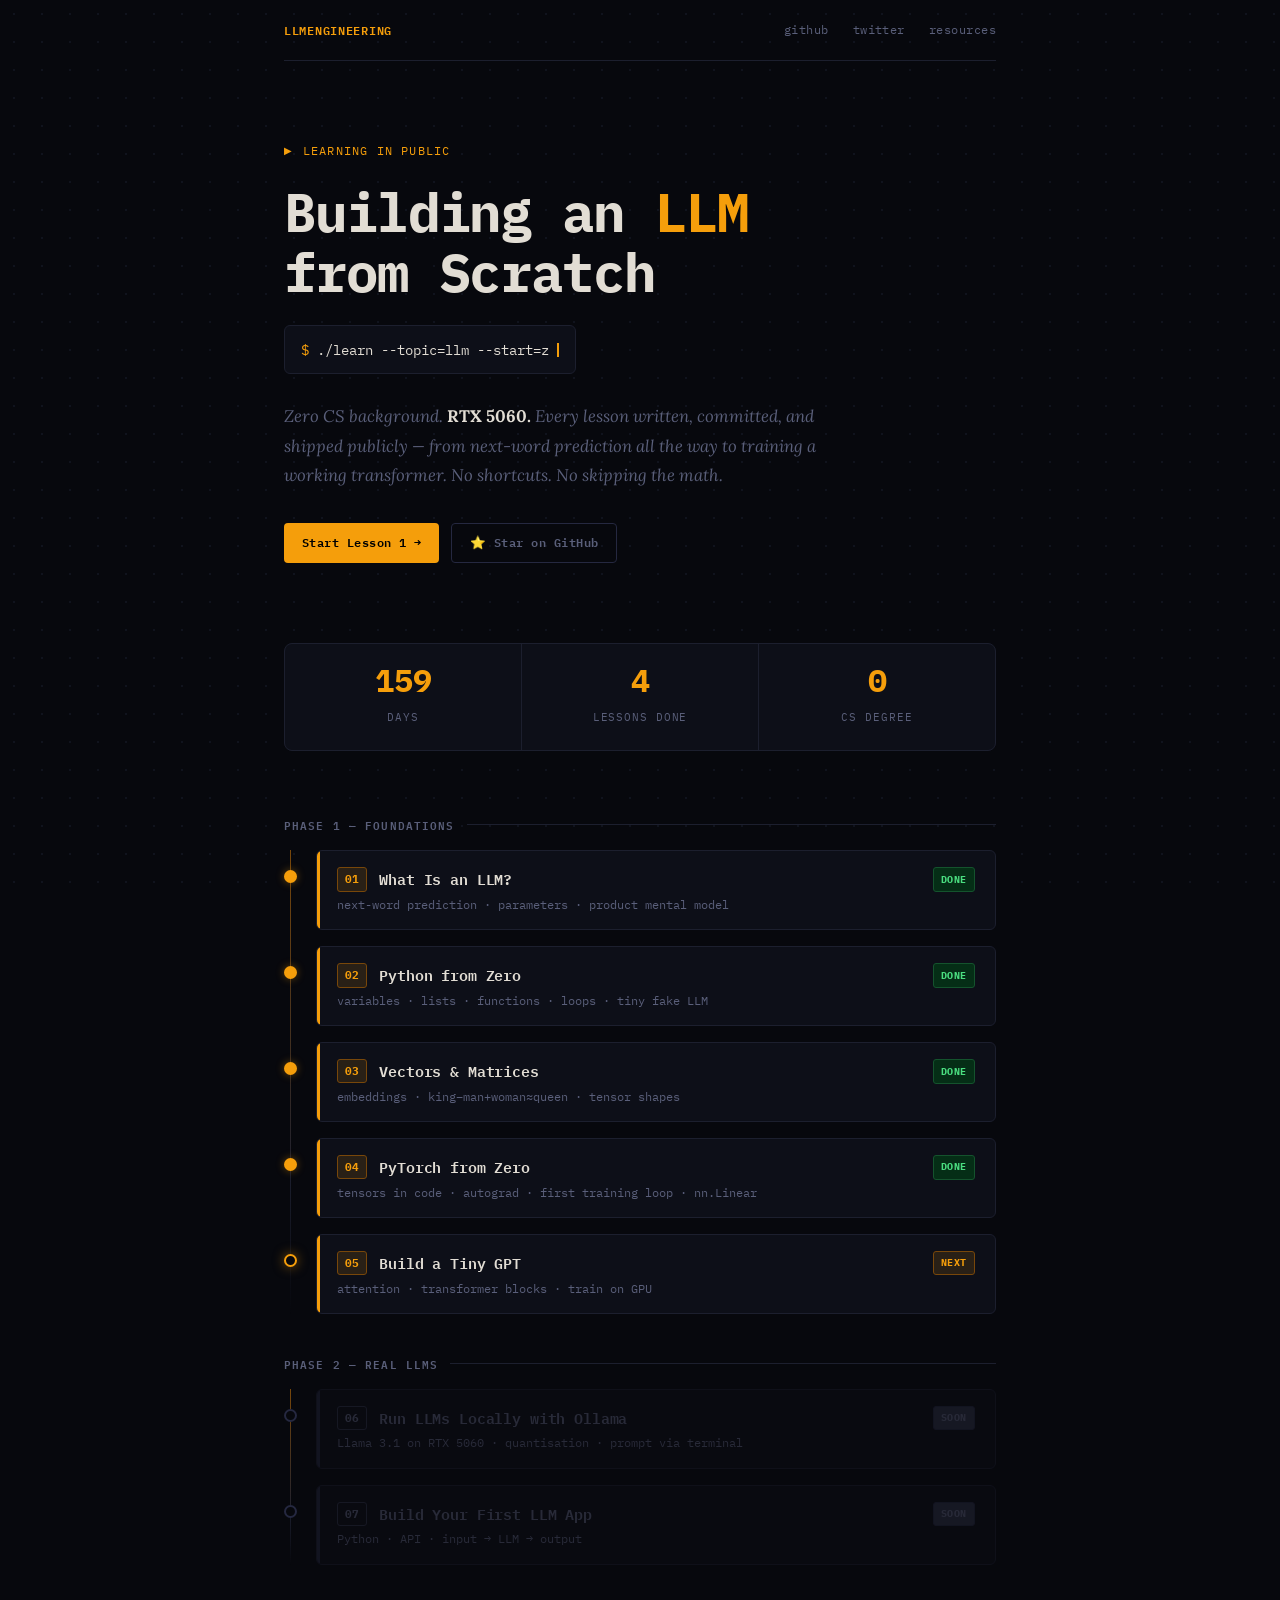
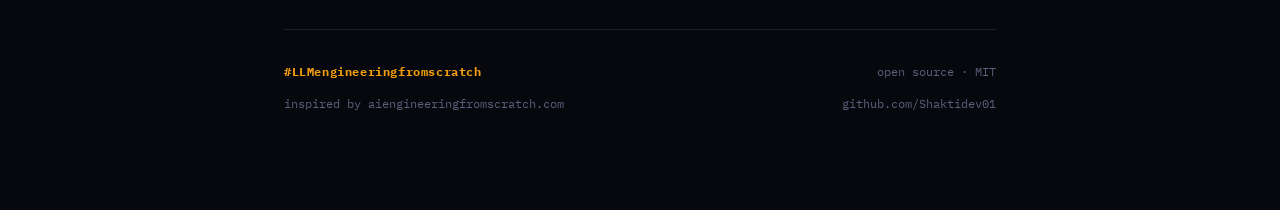
<file: index.html>
<!DOCTYPE html>
<html lang="en">
<head>
<meta charset="UTF-8">
<meta name="viewport" content="width=device-width, initial-scale=1.0">
<title>LLM Engineering from Scratch</title>
<meta name="description" content="Building an LLM from zero — no CS degree, just curiosity, a GPU, and stubbornness. Every lesson documented publicly.">
<meta property="og:title" content="LLM Engineering from Scratch">
<meta property="og:description" content="One person. Zero CS background. Building a large language model from scratch — live, in public, one lesson at a time.">
<link rel="preconnect" href="https://fonts.googleapis.com">
<link rel="preconnect" href="https://fonts.gstatic.com" crossorigin>
<link href="https://fonts.googleapis.com/css2?family=IBM+Plex+Mono:wght@400;600;700&family=Lora:ital,wght@0,400;0,600;1,400&display=swap" rel="stylesheet">
<style>
/* ── Reset ─────────────────────────────────────────── */
*, *::before, *::after { box-sizing: border-box; margin: 0; padding: 0; }
html { scroll-behavior: smooth; }

/* ── Tokens ─────────────────────────────────────────── */
:root {
  --bg:        #07080d;
  --surface:   #0d0f18;
  --surface2:  #131621;
  --border:    #1c1f2e;
  --border2:   #252840;
  --text:      #e2ddd4;
  --muted:     #5a5f7a;
  --dim:       #2e3248;
  --amber:     #f59e0b;
  --amber-dim: #78470a;
  --amber-glow:rgba(245,158,11,.12);
  --green:     #4ade80;
  --green-dim: #052e16;
  --mono:      'IBM Plex Mono', monospace;
  --serif:     'Lora', Georgia, serif;
}

/* ── Base ───────────────────────────────────────────── */
body {
  background: var(--bg);
  color: var(--text);
  font-family: var(--serif);
  font-size: 17px;
  line-height: 1.7;
  min-height: 100vh;
  overflow-x: hidden;
}

/* dot grid background */
body::before {
  content: '';
  position: fixed; inset: 0; z-index: 0; pointer-events: none;
  background-image: radial-gradient(circle, #1a1d2e 1px, transparent 1px);
  background-size: 28px 28px;
  opacity: .5;
}

/* ── Layout ─────────────────────────────────────────── */
.wrap {
  position: relative; z-index: 1;
  max-width: 760px; margin: 0 auto;
  padding: 0 1.5rem 6rem;
}

/* ── Top bar ────────────────────────────────────────── */
.topbar {
  display: flex; align-items: center; justify-content: space-between;
  padding: 1.25rem 0; border-bottom: 1px solid var(--border);
  margin-bottom: 5rem;
}
.topbar-logo {
  font-family: var(--mono); font-size: .75rem; font-weight: 600;
  color: var(--amber); letter-spacing: .06em; text-transform: uppercase;
}
.topbar-links { display: flex; gap: 1.5rem; }
.topbar-links a {
  font-family: var(--mono); font-size: .72rem; color: var(--muted);
  text-decoration: none; letter-spacing: .04em;
  transition: color .2s;
}
.topbar-links a:hover { color: var(--amber); }

/* ── Hero ───────────────────────────────────────────── */
.hero { margin-bottom: 5rem; }

.hero-eyebrow {
  font-family: var(--mono); font-size: .75rem; color: var(--amber);
  letter-spacing: .1em; text-transform: uppercase;
  margin-bottom: 1.25rem; display: flex; align-items: center; gap: .6rem;
}
.hero-eyebrow::before {
  content: '▶'; font-size: .6rem; animation: pulse 2s ease-in-out infinite;
}
@keyframes pulse { 0%,100%{opacity:1} 50%{opacity:.3} }

.hero h1 {
  font-family: var(--mono); font-size: clamp(2rem, 6vw, 3.4rem);
  font-weight: 700; line-height: 1.1; letter-spacing: -.02em;
  color: var(--text); margin-bottom: 1.5rem;
}
.hero h1 .accent { color: var(--amber); }

.typewriter-wrap {
  font-family: var(--mono); font-size: .9rem; color: var(--muted);
  background: var(--surface); border: 1px solid var(--border);
  border-radius: 6px; padding: .7rem 1rem;
  margin-bottom: 1.75rem; display: inline-flex; align-items: center; gap: .5rem;
}
.typewriter-wrap .prompt { color: var(--amber); }
.typewriter-text { overflow: hidden; white-space: nowrap; color: var(--text); }
.cursor {
  display: inline-block; width: 2px; height: 1em;
  background: var(--amber); vertical-align: text-bottom;
  animation: blink .9s step-end infinite;
}
@keyframes blink { 50% { opacity: 0 } }

.hero-desc {
  font-size: 1.05rem; color: var(--muted); font-style: italic;
  max-width: 540px; line-height: 1.75; margin-bottom: 2rem;
}
.hero-desc strong { color: var(--text); font-style: normal; }

.hero-cta { display: flex; gap: .75rem; flex-wrap: wrap; }
.btn {
  font-family: var(--mono); font-size: .78rem; font-weight: 600;
  letter-spacing: .04em; text-decoration: none; border-radius: 4px;
  padding: .55rem 1.1rem; transition: all .2s; display: inline-flex; align-items: center; gap: .4rem;
}
.btn-primary { background: var(--amber); color: #000; }
.btn-primary:hover { background: #fbbf24; transform: translateY(-1px); box-shadow: 0 4px 20px rgba(245,158,11,.3); }
.btn-ghost { border: 1px solid var(--border2); color: var(--muted); }
.btn-ghost:hover { border-color: var(--amber); color: var(--amber); }

/* ── Stats ──────────────────────────────────────────── */
.stats {
  display: grid; grid-template-columns: repeat(3, 1fr);
  gap: 1px; background: var(--border);
  border: 1px solid var(--border); border-radius: 8px;
  overflow: hidden; margin-bottom: 4rem;
}
.stat {
  background: var(--surface); padding: 1.25rem 1.5rem;
  text-align: center;
}
.stat-num {
  font-family: var(--mono); font-size: 2rem; font-weight: 700;
  color: var(--amber); line-height: 1; display: block; margin-bottom: .3rem;
}
.stat-label {
  font-family: var(--mono); font-size: .7rem; color: var(--muted);
  text-transform: uppercase; letter-spacing: .08em;
}

/* ── Phase label ────────────────────────────────────── */
.phase-label {
  font-family: var(--mono); font-size: .7rem; font-weight: 600;
  text-transform: uppercase; letter-spacing: .1em; color: var(--muted);
  margin: 2.5rem 0 1rem;
  display: flex; align-items: center; gap: .75rem;
}
.phase-label::after {
  content: ''; flex: 1; height: 1px; background: var(--border);
}

/* ── Timeline ───────────────────────────────────────── */
.timeline { position: relative; padding-left: 2rem; }
.timeline::before {
  content: ''; position: absolute; left: 6px; top: 0; bottom: 0;
  width: 1px; background: linear-gradient(to bottom, var(--amber-dim), var(--border) 70%, transparent);
}

.tl-item {
  position: relative; margin-bottom: 1rem;
  animation: fadeUp .4s ease both;
}
.tl-item:nth-child(1){animation-delay:.05s}
.tl-item:nth-child(2){animation-delay:.1s}
.tl-item:nth-child(3){animation-delay:.15s}
.tl-item:nth-child(4){animation-delay:.2s}
.tl-item:nth-child(5){animation-delay:.25s}
.tl-item:nth-child(6){animation-delay:.3s}
.tl-item:nth-child(7){animation-delay:.35s}
@keyframes fadeUp {
  from { opacity:0; transform:translateY(12px); }
  to   { opacity:1; transform:translateY(0); }
}

/* node dot */
.tl-dot {
  position: absolute; left: -2rem; top: 1.25rem;
  width: 13px; height: 13px; border-radius: 50%;
  background: var(--bg); border: 2px solid var(--border2);
  transition: border-color .2s, box-shadow .2s;
}
.tl-item.done .tl-dot { border-color: var(--amber); background: var(--amber); box-shadow: 0 0 8px rgba(245,158,11,.4); }
.tl-item.active .tl-dot { border-color: var(--amber); background: var(--bg); box-shadow: 0 0 12px rgba(245,158,11,.5); animation: ringPulse 2s ease infinite; }
@keyframes ringPulse { 0%,100%{box-shadow:0 0 0 0 rgba(245,158,11,.4)} 50%{box-shadow:0 0 0 6px rgba(245,158,11,0)} }

/* card */
.lesson-card {
  display: block; text-decoration: none;
  background: var(--surface); border: 1px solid var(--border);
  border-radius: 6px; padding: 1rem 1.25rem;
  transition: border-color .2s, background .2s, transform .2s;
  position: relative; overflow: hidden;
}
.lesson-card::before {
  content: ''; position: absolute; left: 0; top: 0; bottom: 0;
  width: 3px; background: var(--border2); transition: background .2s;
}
.tl-item.done .lesson-card::before { background: var(--amber); }
.tl-item.active .lesson-card::before { background: var(--amber); }

.lesson-card:hover {
  border-color: var(--border2); background: var(--surface2);
  transform: translateX(3px);
}
.tl-item.locked .lesson-card { opacity: .4; pointer-events: none; }

.card-top {
  display: flex; align-items: center; gap: .75rem; margin-bottom: .3rem;
}
.lesson-num {
  font-family: var(--mono); font-size: .7rem; font-weight: 700;
  color: var(--amber); background: var(--amber-glow);
  border: 1px solid var(--amber-dim); border-radius: 3px;
  padding: .1rem .45rem; white-space: nowrap; flex-shrink: 0;
}
.tl-item.locked .lesson-num { color: var(--muted); background: transparent; border-color: var(--dim); }

.lesson-title {
  font-family: var(--mono); font-size: .92rem; font-weight: 600;
  color: var(--text); letter-spacing: -.01em;
}
.tl-item.locked .lesson-title { color: var(--muted); }

.card-badge {
  margin-left: auto; flex-shrink: 0;
  font-family: var(--mono); font-size: .65rem; font-weight: 700;
  letter-spacing: .05em; text-transform: uppercase; border-radius: 3px; padding: .15rem .45rem;
}
.badge-done  { color: var(--green); background: var(--green-dim); border: 1px solid #14532d; }
.badge-soon  { color: var(--muted); background: var(--dim); border: 1px solid var(--border2); }
.badge-next  { color: var(--amber); background: var(--amber-glow); border: 1px solid var(--amber-dim);
               animation: ambPulse 2s ease infinite; }
@keyframes ambPulse { 0%,100%{opacity:1} 50%{opacity:.6} }

.lesson-tags {
  font-family: var(--mono); font-size: .72rem; color: var(--muted);
  line-height: 1.4;
}

/* ── Footer ─────────────────────────────────────────── */
.footer {
  margin-top: 4rem; padding-top: 2rem; border-top: 1px solid var(--border);
  display: flex; flex-direction: column; gap: .75rem;
  font-family: var(--mono); font-size: .75rem; color: var(--muted);
}
.footer-row { display: flex; align-items: center; justify-content: space-between; flex-wrap: wrap; gap: .5rem; }
.footer a { color: var(--muted); text-decoration: none; transition: color .2s; }
.footer a:hover { color: var(--amber); }
.footer-brand { color: var(--amber); font-weight: 700; letter-spacing: .05em; }

/* ── Mobile ─────────────────────────────────────────── */
@media (max-width: 540px) {
  .stats { grid-template-columns: repeat(3,1fr); }
  .stat-num { font-size: 1.5rem; }
  .hero h1 { font-size: 1.8rem; }
  .topbar-logo span { display: none; }
}
</style>
</head>
<body>
<div class="wrap">

  <!-- Top bar -->
  <nav class="topbar">
    <div class="topbar-logo">LLMeng<span>ineering</span></div>
    <div class="topbar-links">
      <a href="https://github.com/Shaktidev01/LLMengineeringfromscratch" target="_blank">github</a>
      <a href="https://twitter.com/search?q=%23LLMengineeringfromscratch" target="_blank">twitter</a>
      <a href="RESOURCES.md" target="_blank">resources</a>
    </div>
  </nav>

  <!-- Hero -->
  <section class="hero">
    <div class="hero-eyebrow">learning in public</div>
    <h1>Building an <span class="accent">LLM</span><br>from Scratch</h1>

    <div class="typewriter-wrap">
      <span class="prompt">$</span>
      <span class="typewriter-text" id="tw"></span>
      <span class="cursor"></span>
    </div>

    <p class="hero-desc">
      Zero CS background. <strong>RTX 5060.</strong> Every lesson written, committed, and shipped publicly —
      from next-word prediction all the way to training a working transformer.
      No shortcuts. No skipping the math.
    </p>

    <div class="hero-cta">
      <a href="lessons/0001-what-is-an-llm.html" class="btn btn-primary">Start Lesson 1 →</a>
      <a href="https://github.com/Shaktidev01/LLMengineeringfromscratch" class="btn btn-ghost" target="_blank">⭐ Star on GitHub</a>
    </div>
  </section>

  <!-- Stats -->
  <div class="stats">
    <div class="stat">
      <span class="stat-num" id="day-count">1</span>
      <span class="stat-label">days</span>
    </div>
    <div class="stat">
      <span class="stat-num">4</span>
      <span class="stat-label">lessons done</span>
    </div>
    <div class="stat">
      <span class="stat-num">0</span>
      <span class="stat-label">CS degree</span>
    </div>
  </div>

  <!-- Phase 1 -->
  <div class="phase-label">Phase 1 — Foundations</div>
  <div class="timeline">

    <div class="tl-item done">
      <div class="tl-dot"></div>
      <a class="lesson-card" href="lessons/0001-what-is-an-llm.html">
        <div class="card-top">
          <span class="lesson-num">01</span>
          <span class="lesson-title">What Is an LLM?</span>
          <span class="card-badge badge-done">done</span>
        </div>
        <div class="lesson-tags">next-word prediction · parameters · product mental model</div>
      </a>
    </div>

    <div class="tl-item done">
      <div class="tl-dot"></div>
      <a class="lesson-card" href="lessons/0002-python-from-zero.html">
        <div class="card-top">
          <span class="lesson-num">02</span>
          <span class="lesson-title">Python from Zero</span>
          <span class="card-badge badge-done">done</span>
        </div>
        <div class="lesson-tags">variables · lists · functions · loops · tiny fake LLM</div>
      </a>
    </div>

    <div class="tl-item done">
      <div class="tl-dot"></div>
      <a class="lesson-card" href="lessons/0003-vectors-and-matrices.html">
        <div class="card-top">
          <span class="lesson-num">03</span>
          <span class="lesson-title">Vectors &amp; Matrices</span>
          <span class="card-badge badge-done">done</span>
        </div>
        <div class="lesson-tags">embeddings · king−man+woman≈queen · tensor shapes</div>
      </a>
    </div>

    <div class="tl-item done">
      <div class="tl-dot"></div>
      <a class="lesson-card" href="lessons/0004-pytorch-from-zero.html">
        <div class="card-top">
          <span class="lesson-num">04</span>
          <span class="lesson-title">PyTorch from Zero</span>
          <span class="card-badge badge-done">done</span>
        </div>
        <div class="lesson-tags">tensors in code · autograd · first training loop · nn.Linear</div>
      </a>
    </div>

    <div class="tl-item active">
      <div class="tl-dot"></div>
      <a class="lesson-card" href="lessons/0005-build-gpt.html">
        <div class="card-top">
          <span class="lesson-num">05</span>
          <span class="lesson-title">Build a Tiny GPT</span>
          <span class="card-badge badge-next">next</span>
        </div>
        <div class="lesson-tags">attention · transformer blocks · train on GPU</div>
      </a>
    </div>

  </div>

  <!-- Phase 2 -->
  <div class="phase-label">Phase 2 — Real LLMs</div>
  <div class="timeline">

    <div class="tl-item locked">
      <div class="tl-dot"></div>
      <a class="lesson-card" href="#">
        <div class="card-top">
          <span class="lesson-num">06</span>
          <span class="lesson-title">Run LLMs Locally with Ollama</span>
          <span class="card-badge badge-soon">soon</span>
        </div>
        <div class="lesson-tags">Llama 3.1 on RTX 5060 · quantisation · prompt via terminal</div>
      </a>
    </div>

    <div class="tl-item locked">
      <div class="tl-dot"></div>
      <a class="lesson-card" href="#">
        <div class="card-top">
          <span class="lesson-num">07</span>
          <span class="lesson-title">Build Your First LLM App</span>
          <span class="card-badge badge-soon">soon</span>
        </div>
        <div class="lesson-tags">Python · API · input → LLM → output</div>
      </a>
    </div>

  </div>

  <!-- Footer -->
  <footer class="footer">
    <div class="footer-row">
      <span class="footer-brand">#LLMengineeringfromscratch</span>
      <span>open source · MIT</span>
    </div>
    <div class="footer-row">
      <span>inspired by <a href="https://aiengineeringfromscratch.com" target="_blank">aiengineeringfromscratch.com</a></span>
      <a href="https://github.com/Shaktidev01/LLMengineeringfromscratch" target="_blank">github.com/Shaktidev01</a>
    </div>
  </footer>

</div>

<script>
(function () {
  /* typewriter */
  var phrases = [
    './learn --topic=llm --start=zero',
    'git commit -m "Lesson 3: vectors done"',
    'python train.py --model=gpt --gpu=rtx5060',
    'ollama run llama3.1'
  ];
  var pi = 0, ci = 0, deleting = false, pause = 0;
  var el = document.getElementById('tw');

  function tick() {
    if (pause > 0) { pause--; setTimeout(tick, 80); return; }
    var phrase = phrases[pi];
    if (!deleting) {
      el.textContent = phrase.slice(0, ++ci);
      if (ci === phrase.length) { deleting = true; pause = 28; }
      setTimeout(tick, 55);
    } else {
      el.textContent = phrase.slice(0, --ci);
      if (ci === 0) { deleting = false; pi = (pi + 1) % phrases.length; pause = 8; }
      setTimeout(tick, 28);
    }
  }
  tick();

  /* day counter from start date */
  var start = new Date('2026-06-30');
  var today = new Date();
  var days = Math.max(1, Math.floor((today - start) / 86400000) + 1);
  document.getElementById('day-count').textContent = days;
})();
</script>
</body>
</html>
</file>
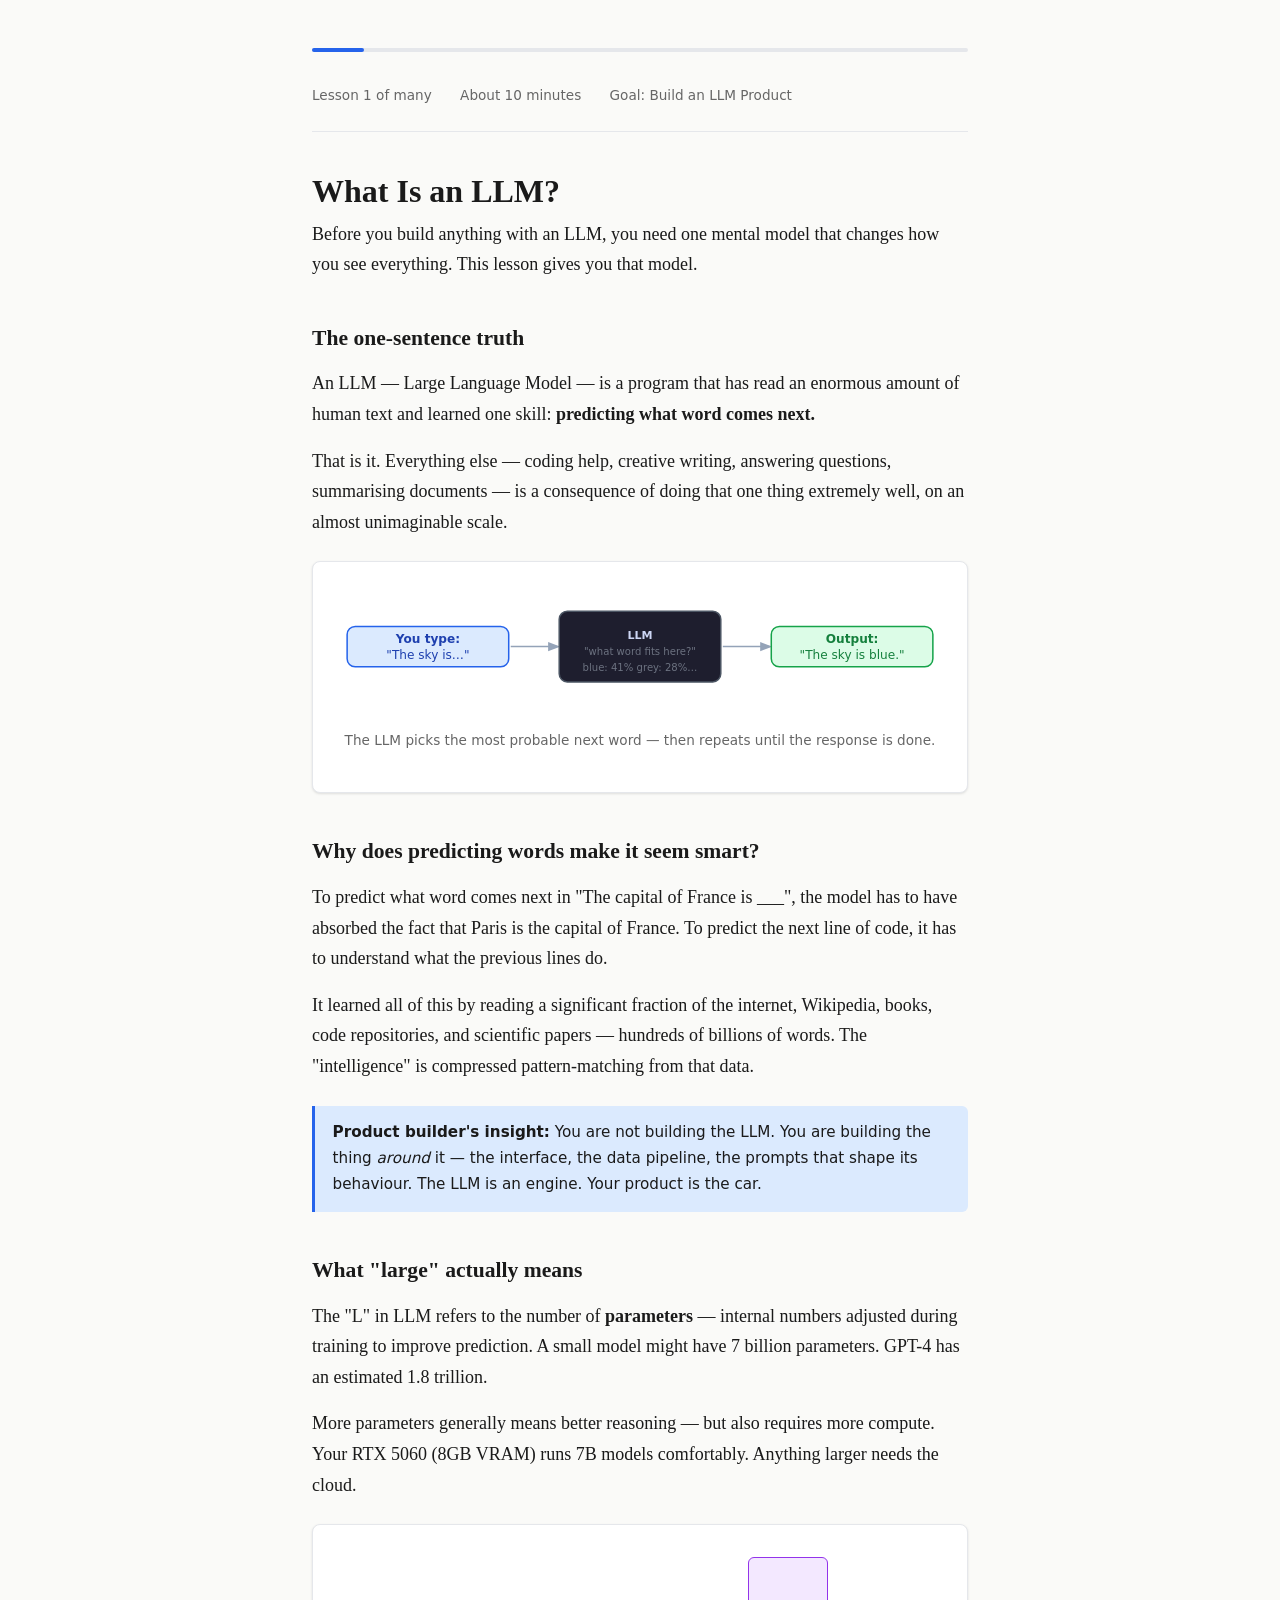
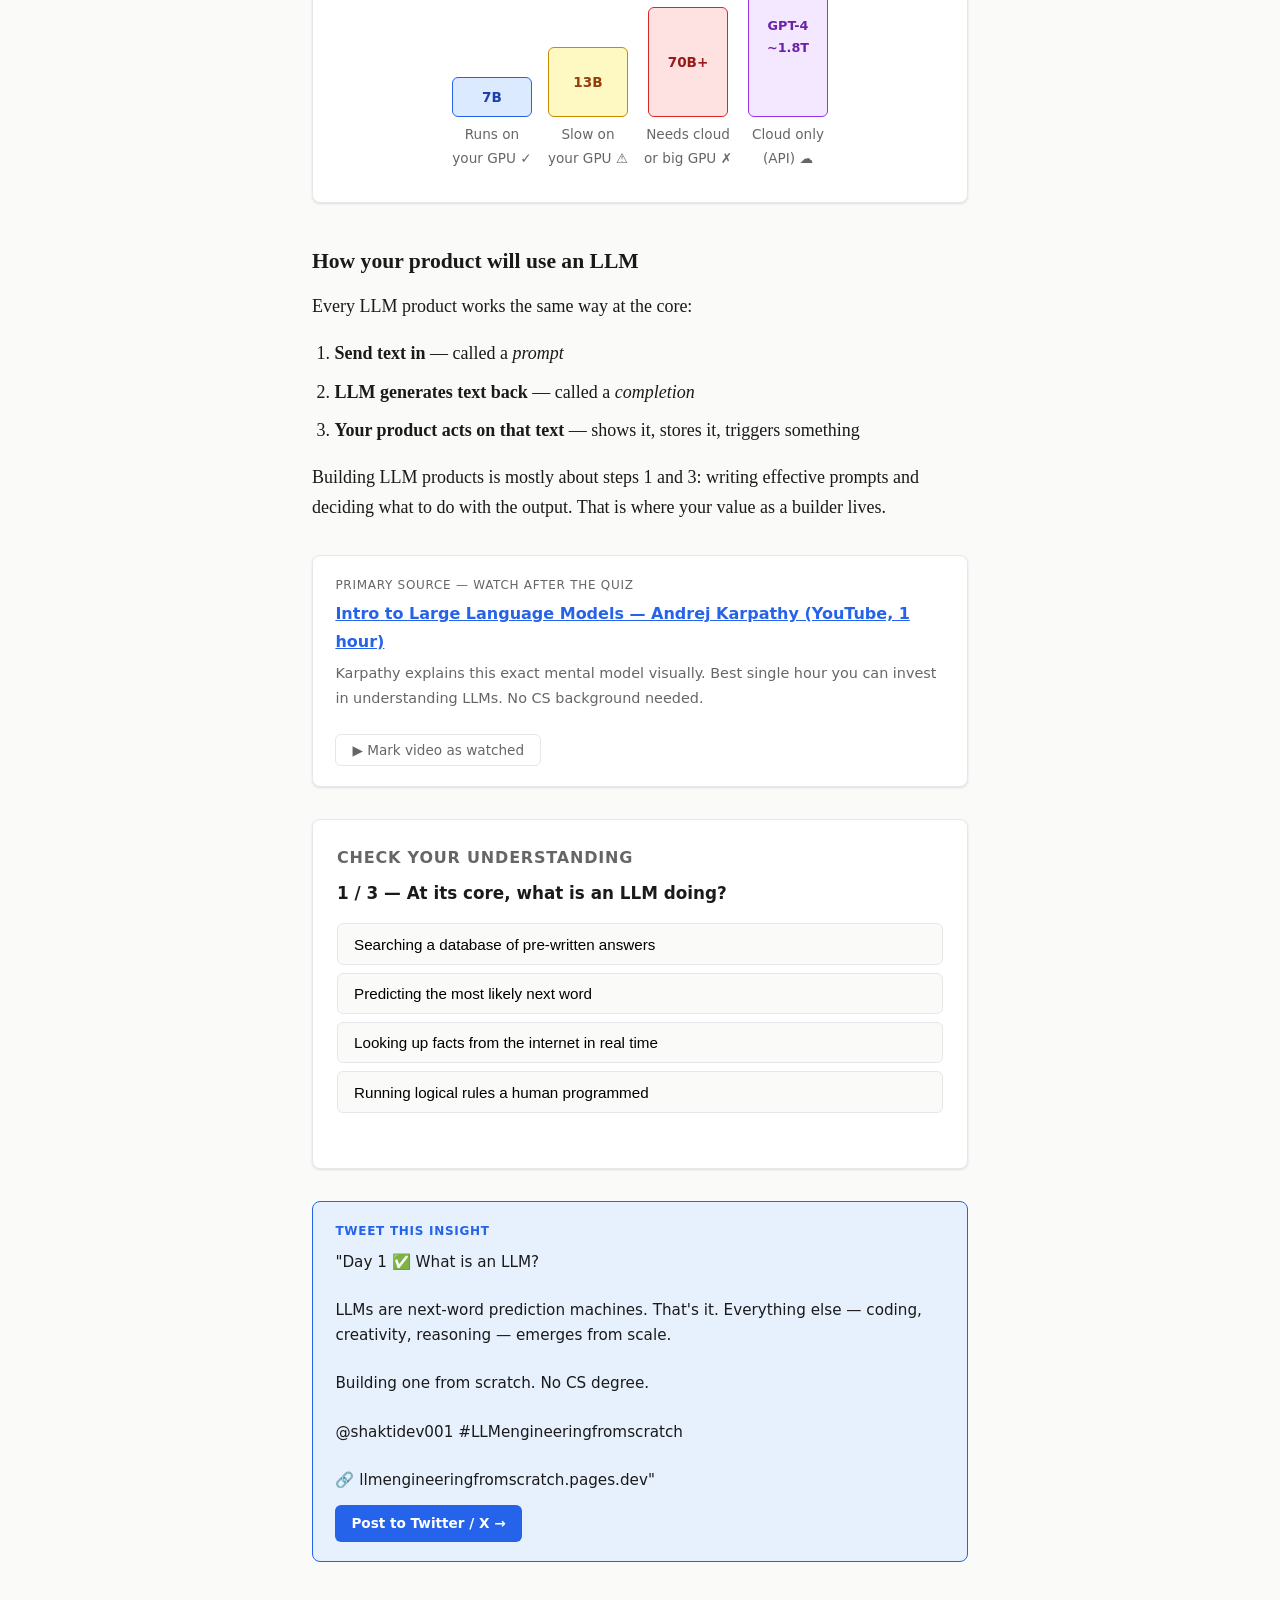
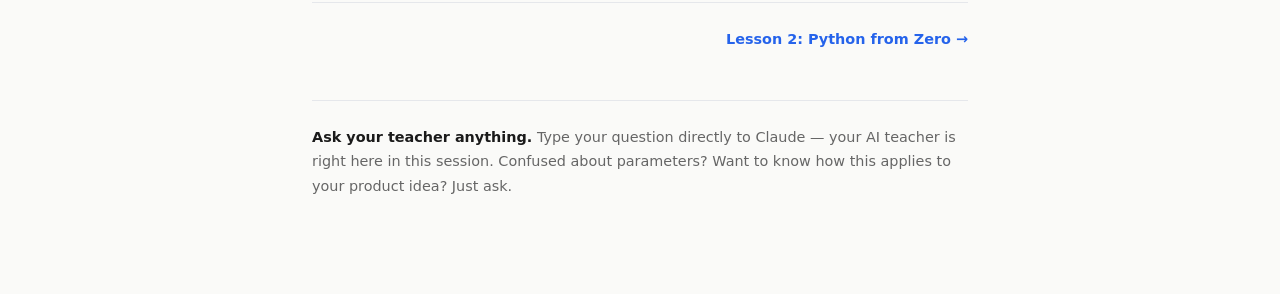
<file: lessons/0001-what-is-an-llm.html>
<!DOCTYPE html>
<html lang="en">
<head>
<meta charset="UTF-8">
<meta name="viewport" content="width=device-width, initial-scale=1.0">
<title>Lesson 1 — What Is an LLM?</title>
<link rel="stylesheet" href="../assets/style.css">
</head>
<body>

<div class="progress-bar"><div class="fill" id="progress-fill" style="width: 8%"></div></div>

<p class="lesson-meta">
  <span>Lesson 1 of many</span>
  <span>About 10 minutes</span>
  <span>Goal: Build an LLM Product</span>
</p>

<h1>What Is an LLM?</h1>

<p>Before you build anything with an LLM, you need one mental model that changes how you see everything. This lesson gives you that model.</p>

<h2>The one-sentence truth</h2>

<p>An LLM — Large Language Model — is a program that has read an enormous amount of human text and learned one skill: <strong>predicting what word comes next.</strong></p>

<p>That is it. Everything else — coding help, creative writing, answering questions, summarising documents — is a consequence of doing that one thing extremely well, on an almost unimaginable scale.</p>

<div class="diagram">
  <svg viewBox="0 0 600 120" xmlns="http://www.w3.org/2000/svg" style="max-width:100%;font-family:system-ui,sans-serif">
    <rect x="10" y="40" width="160" height="40" rx="8" fill="#dbeafe" stroke="#2563eb" stroke-width="1.5"/>
    <text x="90" y="56" text-anchor="middle" font-size="12" fill="#1e40af" font-weight="600">You type:</text>
    <text x="90" y="72" text-anchor="middle" font-size="12" fill="#1e40af">"The sky is…"</text>
    <line x1="172" y1="60" x2="218" y2="60" stroke="#94a3b8" stroke-width="1.5" marker-end="url(#arr)"/>
    <rect x="220" y="25" width="160" height="70" rx="8" fill="#1e1e2e" stroke="#4b5563" stroke-width="1.5"/>
    <text x="300" y="52" text-anchor="middle" font-size="11" fill="#cdd6f4" font-weight="600">LLM</text>
    <text x="300" y="68" text-anchor="middle" font-size="10" fill="#6c7280">"what word fits here?"</text>
    <text x="300" y="84" text-anchor="middle" font-size="10" fill="#6c7280">blue: 41%  grey: 28%…</text>
    <line x1="382" y1="60" x2="428" y2="60" stroke="#94a3b8" stroke-width="1.5" marker-end="url(#arr)"/>
    <rect x="430" y="40" width="160" height="40" rx="8" fill="#dcfce7" stroke="#16a34a" stroke-width="1.5"/>
    <text x="510" y="56" text-anchor="middle" font-size="12" fill="#15803d" font-weight="600">Output:</text>
    <text x="510" y="72" text-anchor="middle" font-size="12" fill="#15803d">"The sky is blue."</text>
    <defs>
      <marker id="arr" markerWidth="8" markerHeight="8" refX="6" refY="3" orient="auto">
        <path d="M0,0 L0,6 L8,3 z" fill="#94a3b8"/>
      </marker>
    </defs>
  </svg>
  <p style="margin-top:.75rem;font-size:.85rem;color:#666;font-family:system-ui,sans-serif">The LLM picks the most probable next word — then repeats until the response is done.</p>
</div>

<h2>Why does predicting words make it seem smart?</h2>

<p>To predict what word comes next in "The capital of France is ___", the model has to have absorbed the fact that Paris is the capital of France. To predict the next line of code, it has to understand what the previous lines do.</p>

<p>It learned all of this by reading a significant fraction of the internet, Wikipedia, books, code repositories, and scientific papers — hundreds of billions of words. The "intelligence" is compressed pattern-matching from that data.</p>

<div class="callout">
  <strong>Product builder's insight:</strong> You are not building the LLM. You are building the thing <em>around</em> it — the interface, the data pipeline, the prompts that shape its behaviour. The LLM is an engine. Your product is the car.
</div>

<h2>What "large" actually means</h2>

<p>The "L" in LLM refers to the number of <strong>parameters</strong> — internal numbers adjusted during training to improve prediction. A small model might have 7 billion parameters. GPT-4 has an estimated 1.8 trillion.</p>

<p>More parameters generally means better reasoning — but also requires more compute. Your RTX 5060 (8GB VRAM) runs 7B models comfortably. Anything larger needs the cloud.</p>

<div class="diagram">
  <div style="display:flex;gap:1rem;justify-content:center;align-items:flex-end;font-family:system-ui,sans-serif;font-size:.85rem;padding:.5rem 0">
    <div style="text-align:center">
      <div style="background:#dbeafe;border:1px solid #2563eb;border-radius:6px;width:80px;height:40px;margin:0 auto .4rem;display:flex;align-items:center;justify-content:center;font-weight:700;color:#1e40af">7B</div>
      <div style="color:#666">Runs on<br>your GPU ✓</div>
    </div>
    <div style="text-align:center">
      <div style="background:#fef9c3;border:1px solid #ca8a04;border-radius:6px;width:80px;height:70px;margin:0 auto .4rem;display:flex;align-items:center;justify-content:center;font-weight:700;color:#92400e">13B</div>
      <div style="color:#666">Slow on<br>your GPU ⚠️</div>
    </div>
    <div style="text-align:center">
      <div style="background:#fee2e2;border:1px solid #dc2626;border-radius:6px;width:80px;height:110px;margin:0 auto .4rem;display:flex;align-items:center;justify-content:center;font-weight:700;color:#991b1b">70B+</div>
      <div style="color:#666">Needs cloud<br>or big GPU ✗</div>
    </div>
    <div style="text-align:center">
      <div style="background:#f3e8ff;border:1px solid #9333ea;border-radius:6px;width:80px;height:160px;margin:0 auto .4rem;display:flex;align-items:center;justify-content:center;font-weight:700;color:#6b21a8;font-size:.8rem;text-align:center">GPT-4<br>~1.8T</div>
      <div style="color:#666">Cloud only<br>(API) ☁️</div>
    </div>
  </div>
</div>

<h2>How your product will use an LLM</h2>

<p>Every LLM product works the same way at the core:</p>

<ol style="padding-left:1.4rem;margin-bottom:1rem">
  <li style="margin-bottom:.5rem"><strong>Send text in</strong> — called a <em>prompt</em></li>
  <li style="margin-bottom:.5rem"><strong>LLM generates text back</strong> — called a <em>completion</em></li>
  <li style="margin-bottom:.5rem"><strong>Your product acts on that text</strong> — shows it, stores it, triggers something</li>
</ol>

<p>Building LLM products is mostly about steps 1 and 3: writing effective prompts and deciding what to do with the output. That is where your value as a builder lives.</p>

<div class="source">
  <div class="label">Primary source — watch after the quiz</div>
  <a href="https://www.youtube.com/watch?v=zjkBMFhNj_g" target="_blank">Intro to Large Language Models — Andrej Karpathy (YouTube, 1 hour)</a>
  <p style="margin-top:.4rem;color:#666;margin-bottom:.6rem">Karpathy explains this exact mental model visually. Best single hour you can invest in understanding LLMs. No CS background needed.</p>
  <button class="mark-video-btn" id="vid-btn" onclick="markDone('l1-video','vid-btn','✓ Video watched')">▶ Mark video as watched</button>
</div>

<!-- QUIZ -->
<div class="quiz" id="quiz-container">
  <h3>Check your understanding</h3>
  <div id="quiz-question" class="question"></div>
  <div id="quiz-options" class="options"></div>
  <div id="quiz-feedback" class="feedback"></div>
  <button id="quiz-next" class="next-btn" style="display:none"></button>
</div>

<!-- TWEET THIS -->
<div style="background:#e7f0fd;border:1px solid #2563eb;border-radius:8px;padding:1.2rem 1.4rem;margin:2rem 0;font-family:system-ui,sans-serif">
  <div style="font-size:.75rem;text-transform:uppercase;letter-spacing:.06em;color:#2563eb;margin-bottom:.5rem;font-weight:600">Tweet this insight</div>
  <div style="font-size:.95rem;color:#1a1a1a;line-height:1.6;margin-bottom:.75rem">"Day 1 ✅ What is an LLM?<br><br>LLMs are next-word prediction machines. That's it. Everything else — coding, creativity, reasoning — emerges from scale.<br><br>Building one from scratch. No CS degree.<br><br>@shaktidev001 #LLMengineeringfromscratch<br><br>🔗 llmengineeringfromscratch.pages.dev"</div>
  <a href="https://twitter.com/intent/tweet?text=Day%201%20%E2%9C%85%20What%20is%20an%20LLM%3F%0A%0ALLMs%20are%20next-word%20prediction%20machines.%20That%27s%20it.%20Everything%20else%20%E2%80%94%20coding%2C%20creativity%2C%20reasoning%20%E2%80%94%20emerges%20from%20scale.%0A%0ABuilding%20one%20from%20scratch.%20No%20CS%20degree.%0A%0A%40shaktidev001%20%23LLMengineeringfromscratch&url=https%3A%2F%2Fllmengineeringfromscratch.pages.dev" target="_blank" style="display:inline-block;background:#2563eb;color:white;padding:.45rem 1rem;border-radius:6px;text-decoration:none;font-size:.85rem;font-weight:600">Post to Twitter / X →</a>
</div>

<nav class="lesson-nav">
  <span></span>
  <a href="0002-python-from-zero.html">Lesson 2: Python from Zero →</a>
</nav>

<div class="ask-teacher">
  <strong>Ask your teacher anything.</strong> Type your question directly to Claude — your AI teacher is right here in this session. Confused about parameters? Want to know how this applies to your product idea? Just ask.
</div>

<script>
(function () {
  var questions = [
    {
      q: "At its core, what is an LLM doing?",
      options: [
        "Searching a database of pre-written answers",
        "Predicting the most likely next word",
        "Looking up facts from the internet in real time",
        "Running logical rules a human programmed"
      ],
      correct: 1,
      feedback: "Correct. Everything else — reasoning, coding, creativity — emerges from doing next-word prediction extremely well at scale."
    },
    {
      q: "Your RTX 5060 has 8GB of VRAM. Which model size runs well on it?",
      options: [
        "1.8 trillion parameters (GPT-4 scale)",
        "70 billion parameters",
        "7 billion parameters",
        "All sizes run equally well"
      ],
      correct: 2,
      feedback: "Correct. 7B models fit comfortably in 8GB VRAM with quantisation. 70B+ needs far more memory or cloud compute."
    },
    {
      q: "As a product builder, what is the LLM to you?",
      options: [
        "The full product you are shipping",
        "An engine you build your product around",
        "Something you must train from scratch",
        "A direct replacement for a search engine"
      ],
      correct: 1,
      feedback: "Correct. You don't build the engine — you build the car. The LLM is infrastructure; your product is what you wrap around it."
    }
  ];

  var current = 0;
  var answered = false;

  var qEl = document.getElementById('quiz-question');
  var oEl = document.getElementById('quiz-options');
  var fEl = document.getElementById('quiz-feedback');
  var nBtn = document.getElementById('quiz-next');
  var progFill = document.getElementById('progress-fill');

  function setProgress(pct) {
    progFill.style.width = pct + '%';
  }

  function renderQuestion() {
    answered = false;
    var q = questions[current];
    setProgress(8 + (current / questions.length) * 25);

    qEl.textContent = (current + 1) + ' / ' + questions.length + ' — ' + q.q;
    fEl.textContent = '';
    nBtn.style.display = 'none';

    while (oEl.firstChild) oEl.removeChild(oEl.firstChild);

    q.options.forEach(function (text, i) {
      var btn = document.createElement('button');
      btn.className = 'option';
      btn.textContent = text;
      btn.addEventListener('click', function () { answer(i); });
      oEl.appendChild(btn);
    });

    if (current < questions.length - 1) {
      nBtn.textContent = 'Next question →';
      nBtn.onclick = function () { current++; renderQuestion(); };
    } else {
      nBtn.textContent = 'Finish lesson ✓';
      nBtn.onclick = finish;
    }
  }

  function answer(i) {
    if (answered) return;
    answered = true;
    var q = questions[current];
    var btns = oEl.querySelectorAll('.option');
    btns[i].classList.add(i === q.correct ? 'correct' : 'wrong');
    if (i !== q.correct) btns[q.correct].classList.add('correct');
    fEl.textContent = (i === q.correct ? '✓ ' : '✗ Not quite. ') + q.feedback;
    nBtn.style.display = 'inline-block';
  }

  function finish() {
    var container = document.getElementById('quiz-container');
    while (container.firstChild) container.removeChild(container.firstChild);

    var wrap = document.createElement('div');
    wrap.style.cssText = 'text-align:center;padding:1.5rem 0;font-family:system-ui,sans-serif';

    var emoji = document.createElement('div');
    emoji.textContent = '🎉';
    emoji.style.cssText = 'font-size:2.5rem;margin-bottom:.5rem';

    var title = document.createElement('div');
    title.textContent = 'Lesson complete.';
    title.style.cssText = 'font-weight:700;font-size:1.1rem;margin-bottom:.75rem';

    var msg = document.createElement('p');
    msg.style.cssText = 'color:#666;font-size:.9rem;line-height:1.6;margin:0';
    msg.textContent = 'Now watch the Andrej Karpathy video linked above — it will make everything click visually. When ready, ask your teacher: "What is the next lesson?"';

    wrap.appendChild(emoji);
    wrap.appendChild(title);
    wrap.appendChild(msg);
    container.appendChild(wrap);
    setProgress(33);
  }

  renderQuestion();
})();

function markDone(key, btnId, doneText) {
  localStorage.setItem(key, '1');
  var btn = document.getElementById(btnId);
  btn.textContent = doneText;
  btn.classList.add('done');
  btn.onclick = null;
}
(function () {
  var entries = [['l1-video', 'vid-btn', '✓ Video watched']];
  entries.forEach(function (e) {
    if (localStorage.getItem(e[0])) { markDone(e[0], e[1], e[2]); }
  });
})();
</script>

</body>
</html>
</file>
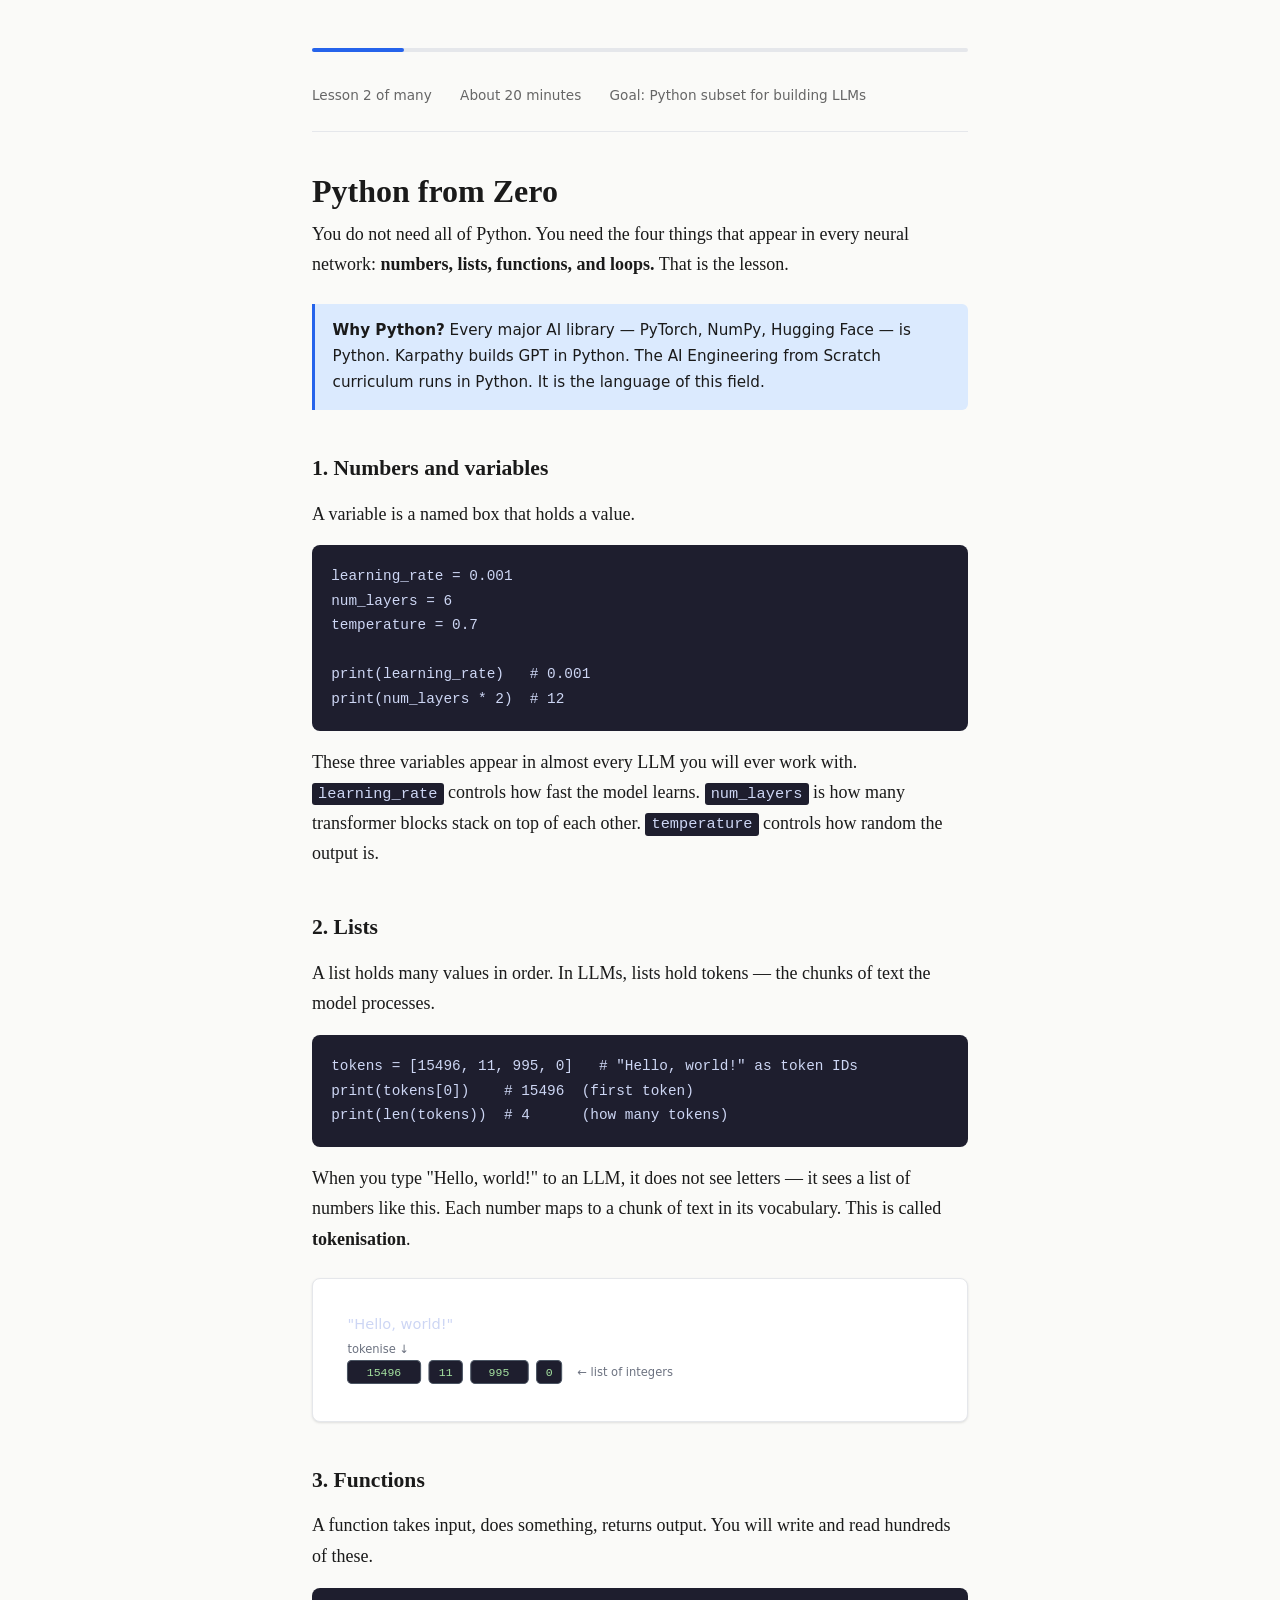
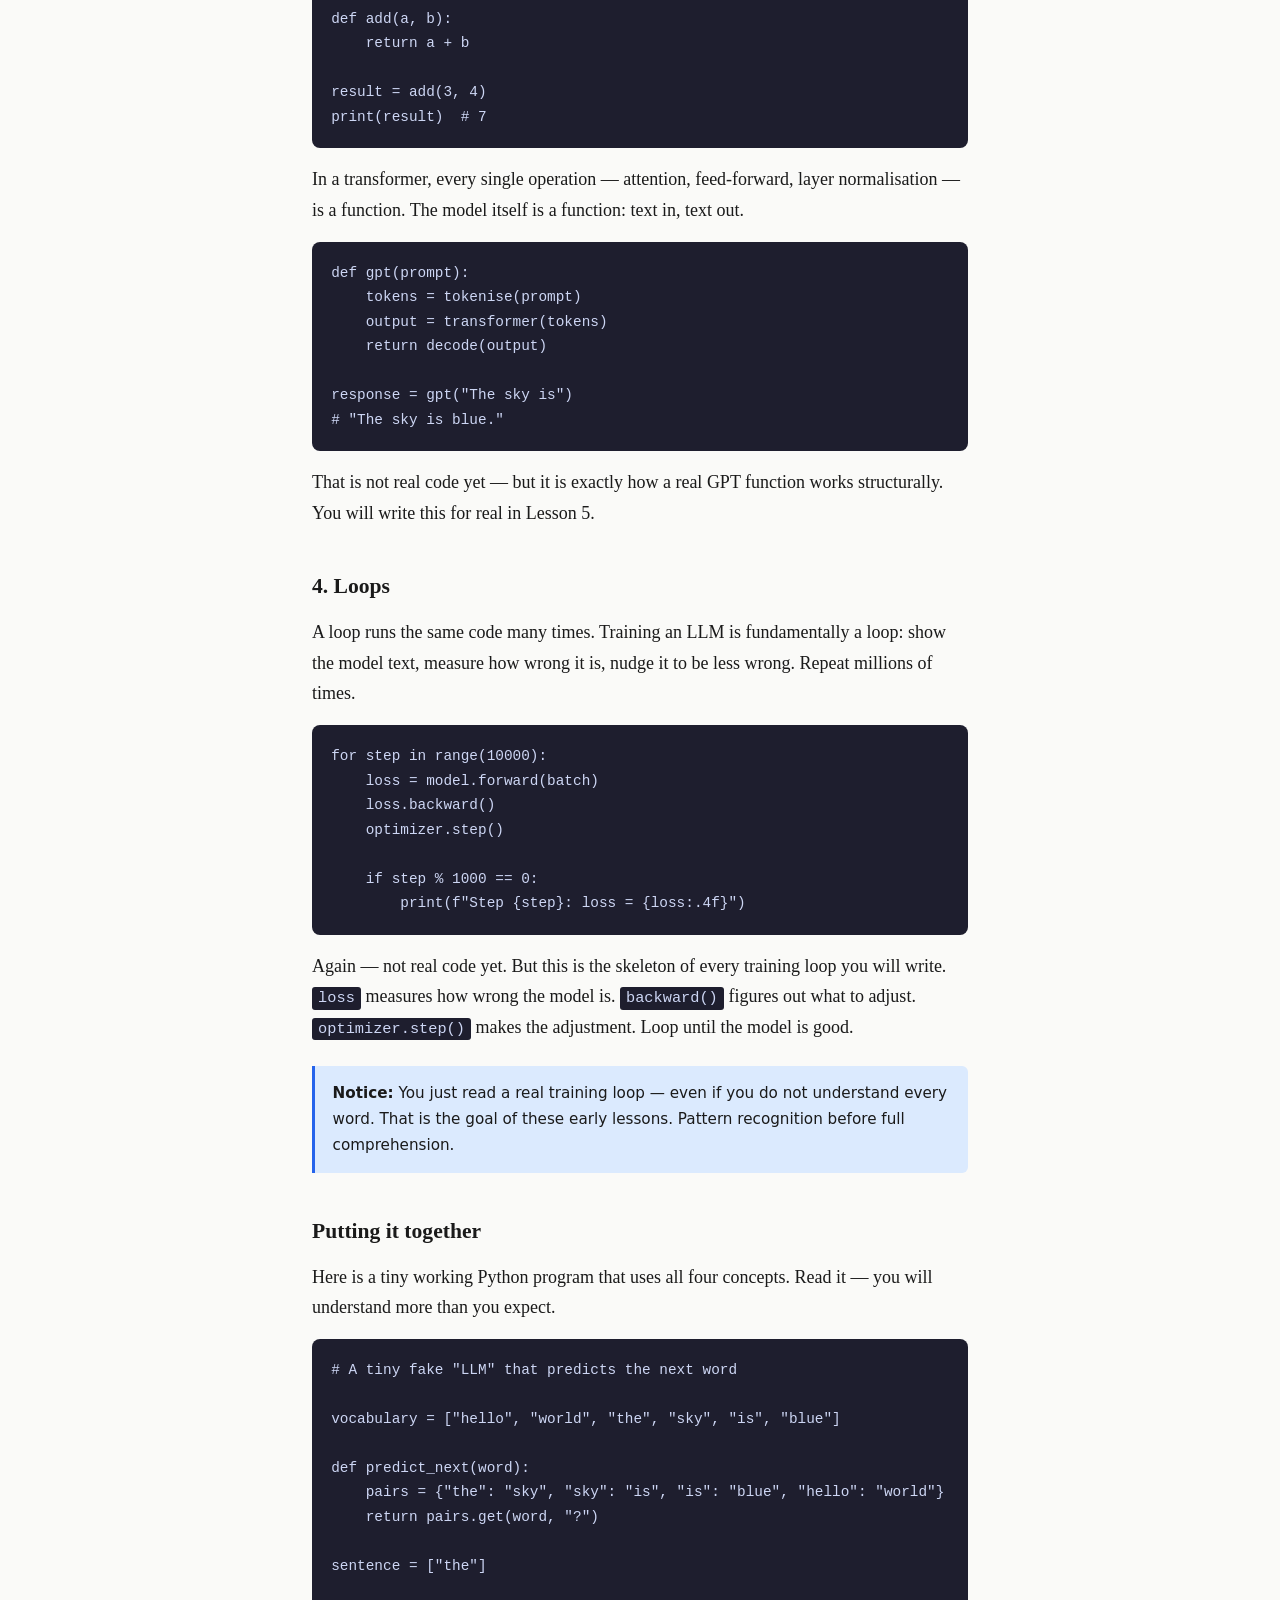
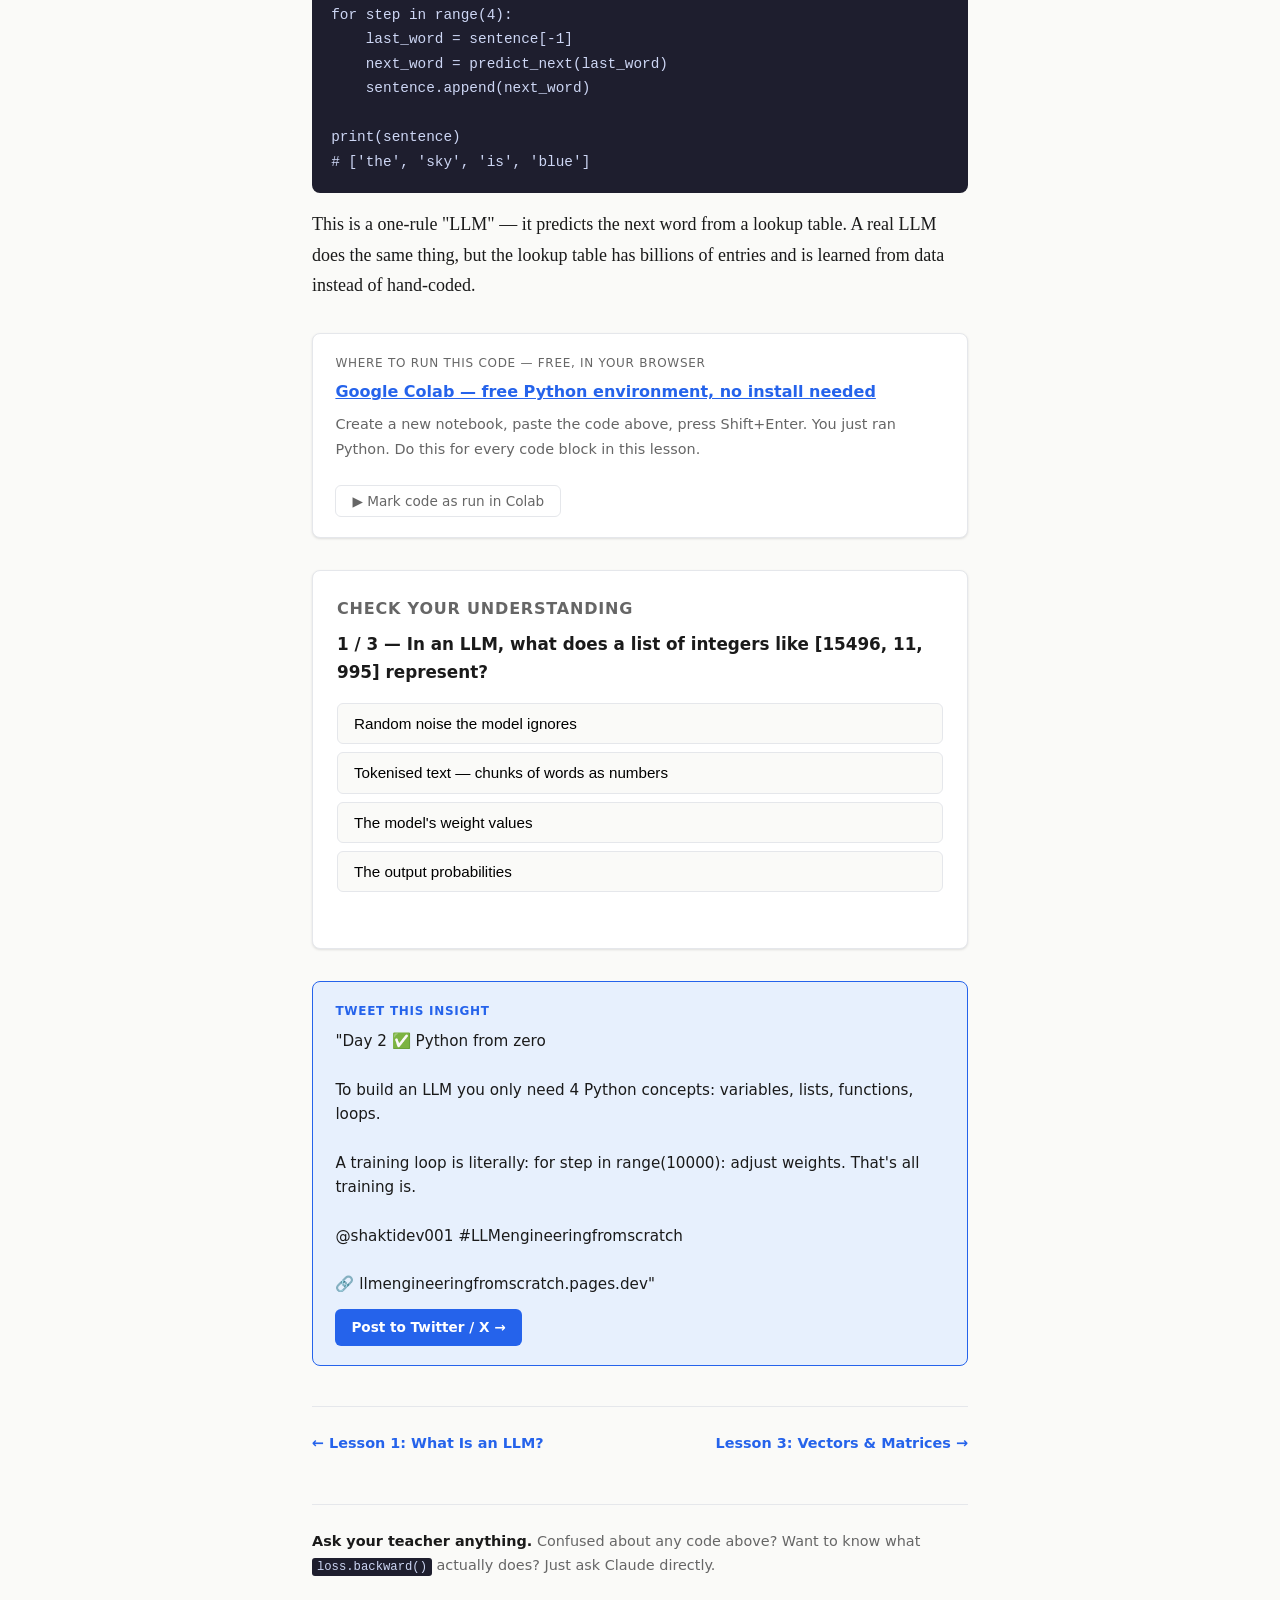
<file: lessons/0002-python-from-zero.html>
<!DOCTYPE html>
<html lang="en">
<head>
<meta charset="UTF-8">
<meta name="viewport" content="width=device-width, initial-scale=1.0">
<title>Lesson 2 — Python from Zero</title>
<link rel="stylesheet" href="../assets/style.css">
</head>
<body>

<div class="progress-bar"><div class="fill" id="progress-fill" style="width: 14%"></div></div>

<p class="lesson-meta">
  <span>Lesson 2 of many</span>
  <span>About 20 minutes</span>
  <span>Goal: Python subset for building LLMs</span>
</p>

<h1>Python from Zero</h1>

<p>You do not need all of Python. You need the four things that appear in every neural network: <strong>numbers, lists, functions, and loops.</strong> That is the lesson.</p>

<div class="callout">
  <strong>Why Python?</strong> Every major AI library — PyTorch, NumPy, Hugging Face — is Python. Karpathy builds GPT in Python. The AI Engineering from Scratch curriculum runs in Python. It is the language of this field.
</div>

<h2>1. Numbers and variables</h2>

<p>A variable is a named box that holds a value.</p>

<pre style="background:#1e1e2e;color:#cdd6f4;padding:1.2rem;border-radius:8px;font-family:Menlo,Consolas,monospace;font-size:.9rem;overflow-x:auto;margin:1rem 0">
learning_rate = 0.001
num_layers = 6
temperature = 0.7

print(learning_rate)   # 0.001
print(num_layers * 2)  # 12
</pre>

<p>These three variables appear in almost every LLM you will ever work with. <code>learning_rate</code> controls how fast the model learns. <code>num_layers</code> is how many transformer blocks stack on top of each other. <code>temperature</code> controls how random the output is.</p>

<h2>2. Lists</h2>

<p>A list holds many values in order. In LLMs, lists hold tokens — the chunks of text the model processes.</p>

<pre style="background:#1e1e2e;color:#cdd6f4;padding:1.2rem;border-radius:8px;font-family:Menlo,Consolas,monospace;font-size:.9rem;overflow-x:auto;margin:1rem 0">
tokens = [15496, 11, 995, 0]   # "Hello, world!" as token IDs
print(tokens[0])    # 15496  (first token)
print(len(tokens))  # 4      (how many tokens)
</pre>

<p>When you type "Hello, world!" to an LLM, it does not see letters — it sees a list of numbers like this. Each number maps to a chunk of text in its vocabulary. This is called <strong>tokenisation</strong>.</p>

<div class="diagram">
  <svg viewBox="0 0 580 80" xmlns="http://www.w3.org/2000/svg" style="max-width:100%;font-family:Menlo,Consolas,monospace">
    <text x="10" y="25" font-size="14" fill="#cdd6f4" font-family="system-ui">"Hello, world!"</text>
    <text x="10" y="48" font-size="11" fill="#6c7280" font-family="system-ui">tokenise ↓</text>
    <rect x="10" y="55" width="70" height="22" rx="4" fill="#1e1e2e" stroke="#4b5563"/>
    <text x="45" y="70" text-anchor="middle" font-size="11" fill="#a6e3a1">15496</text>
    <rect x="88" y="55" width="32" height="22" rx="4" fill="#1e1e2e" stroke="#4b5563"/>
    <text x="104" y="70" text-anchor="middle" font-size="11" fill="#a6e3a1">11</text>
    <rect x="128" y="55" width="55" height="22" rx="4" fill="#1e1e2e" stroke="#4b5563"/>
    <text x="155" y="70" text-anchor="middle" font-size="11" fill="#a6e3a1">995</text>
    <rect x="191" y="55" width="24" height="22" rx="4" fill="#1e1e2e" stroke="#4b5563"/>
    <text x="203" y="70" text-anchor="middle" font-size="11" fill="#a6e3a1">0</text>
    <text x="230" y="70" font-size="11" fill="#6c7280" font-family="system-ui">← list of integers</text>
  </svg>
</div>

<h2>3. Functions</h2>

<p>A function takes input, does something, returns output. You will write and read hundreds of these.</p>

<pre style="background:#1e1e2e;color:#cdd6f4;padding:1.2rem;border-radius:8px;font-family:Menlo,Consolas,monospace;font-size:.9rem;overflow-x:auto;margin:1rem 0">
def add(a, b):
    return a + b

result = add(3, 4)
print(result)  # 7
</pre>

<p>In a transformer, every single operation — attention, feed-forward, layer normalisation — is a function. The model itself is a function: text in, text out.</p>

<pre style="background:#1e1e2e;color:#cdd6f4;padding:1.2rem;border-radius:8px;font-family:Menlo,Consolas,monospace;font-size:.9rem;overflow-x:auto;margin:1rem 0">
def gpt(prompt):
    tokens = tokenise(prompt)
    output = transformer(tokens)
    return decode(output)

response = gpt("The sky is")
# "The sky is blue."
</pre>

<p>That is not real code yet — but it is exactly how a real GPT function works structurally. You will write this for real in Lesson 5.</p>

<h2>4. Loops</h2>

<p>A loop runs the same code many times. Training an LLM is fundamentally a loop: show the model text, measure how wrong it is, nudge it to be less wrong. Repeat millions of times.</p>

<pre style="background:#1e1e2e;color:#cdd6f4;padding:1.2rem;border-radius:8px;font-family:Menlo,Consolas,monospace;font-size:.9rem;overflow-x:auto;margin:1rem 0">
for step in range(10000):
    loss = model.forward(batch)
    loss.backward()
    optimizer.step()

    if step % 1000 == 0:
        print(f"Step {step}: loss = {loss:.4f}")
</pre>

<p>Again — not real code yet. But this is the skeleton of every training loop you will write. <code>loss</code> measures how wrong the model is. <code>backward()</code> figures out what to adjust. <code>optimizer.step()</code> makes the adjustment. Loop until the model is good.</p>

<div class="callout">
  <strong>Notice:</strong> You just read a real training loop — even if you do not understand every word. That is the goal of these early lessons. Pattern recognition before full comprehension.
</div>

<h2>Putting it together</h2>

<p>Here is a tiny working Python program that uses all four concepts. Read it — you will understand more than you expect.</p>

<pre style="background:#1e1e2e;color:#cdd6f4;padding:1.2rem;border-radius:8px;font-family:Menlo,Consolas,monospace;font-size:.9rem;overflow-x:auto;margin:1rem 0">
# A tiny fake "LLM" that predicts the next word

vocabulary = ["hello", "world", "the", "sky", "is", "blue"]

def predict_next(word):
    pairs = {"the": "sky", "sky": "is", "is": "blue", "hello": "world"}
    return pairs.get(word, "?")

sentence = ["the"]

for step in range(4):
    last_word = sentence[-1]
    next_word = predict_next(last_word)
    sentence.append(next_word)

print(sentence)
# ['the', 'sky', 'is', 'blue']
</pre>

<p>This is a one-rule "LLM" — it predicts the next word from a lookup table. A real LLM does the same thing, but the lookup table has billions of entries and is learned from data instead of hand-coded.</p>

<div class="source">
  <div class="label">Where to run this code — free, in your browser</div>
  <a href="https://colab.research.google.com/" target="_blank">Google Colab — free Python environment, no install needed</a>
  <p style="margin-top:.4rem;color:#666;margin-bottom:.6rem">Create a new notebook, paste the code above, press Shift+Enter. You just ran Python. Do this for every code block in this lesson.</p>
  <button class="mark-video-btn" id="vid-btn" onclick="markDone('l2-code','vid-btn','✓ Code run in Colab')">▶ Mark code as run in Colab</button>
</div>

<!-- QUIZ -->
<div class="quiz" id="quiz-container">
  <h3>Check your understanding</h3>
  <div id="quiz-question" class="question"></div>
  <div id="quiz-options" class="options"></div>
  <div id="quiz-feedback" class="feedback"></div>
  <button id="quiz-next" class="next-btn" style="display:none"></button>
</div>

<!-- TWEET THIS -->
<div style="background:#e7f0fd;border:1px solid #2563eb;border-radius:8px;padding:1.2rem 1.4rem;margin:2rem 0;font-family:system-ui,sans-serif">
  <div style="font-size:.75rem;text-transform:uppercase;letter-spacing:.06em;color:#2563eb;margin-bottom:.5rem;font-weight:600">Tweet this insight</div>
  <div style="font-size:.95rem;color:#1a1a1a;line-height:1.6;margin-bottom:.75rem">"Day 2 ✅ Python from zero<br><br>To build an LLM you only need 4 Python concepts: variables, lists, functions, loops.<br><br>A training loop is literally: for step in range(10000): adjust weights. That's all training is.<br><br>@shaktidev001 #LLMengineeringfromscratch<br><br>🔗 llmengineeringfromscratch.pages.dev"</div>
  <a href="https://twitter.com/intent/tweet?text=Day%202%20%E2%9C%85%20Python%20from%20zero%0A%0ATo%20build%20an%20LLM%20you%20only%20need%204%20Python%20concepts%3A%20variables%2C%20lists%2C%20functions%2C%20loops.%0A%0AA%20training%20loop%20is%20literally%3A%20for%20step%20in%20range(10000)%3A%20adjust%20weights.%20That%27s%20all%20training%20is.%0A%0A%40shaktidev001%20%23LLMengineeringfromscratch&url=https%3A%2F%2Fllmengineeringfromscratch.pages.dev" target="_blank" style="display:inline-block;background:#2563eb;color:white;padding:.45rem 1rem;border-radius:6px;text-decoration:none;font-size:.85rem;font-weight:600">Post to Twitter / X →</a>
</div>

<nav class="lesson-nav">
  <a href="0001-what-is-an-llm.html">← Lesson 1: What Is an LLM?</a>
  <a href="0003-vectors-and-matrices.html">Lesson 3: Vectors &amp; Matrices →</a>
</nav>

<div class="ask-teacher">
  <strong>Ask your teacher anything.</strong> Confused about any code above? Want to know what <code>loss.backward()</code> actually does? Just ask Claude directly.
</div>

<script>
(function () {
  var questions = [
    {
      q: "In an LLM, what does a list of integers like [15496, 11, 995] represent?",
      options: [
        "Random noise the model ignores",
        "Tokenised text — chunks of words as numbers",
        "The model's weight values",
        "The output probabilities"
      ],
      correct: 1,
      feedback: "Correct. Text is converted to token IDs (integers) before the LLM processes it. The model never sees raw letters."
    },
    {
      q: "Training an LLM is fundamentally a ___.",
      options: [
        "Single function call that takes a few seconds",
        "Database lookup across billions of entries",
        "Loop that runs millions of times, adjusting weights each step",
        "Search through pre-written answers"
      ],
      correct: 2,
      feedback: "Correct. Training = loop. Each step: feed text in, measure error (loss), adjust weights (backward + optimizer.step), repeat."
    },
    {
      q: "What is the key difference between your tiny fake LLM and a real one?",
      options: [
        "The real one uses a different programming language",
        "The real one runs on the cloud, not locally",
        "The real one's next-word table is learned from data, not hand-coded",
        "The real one does not use loops"
      ],
      correct: 2,
      feedback: "Correct. Structurally identical — both predict the next token. The difference is the real model learned its billions of rules from data rather than having them written by hand."
    }
  ];

  var current = 0;
  var answered = false;

  var qEl = document.getElementById('quiz-question');
  var oEl = document.getElementById('quiz-options');
  var fEl = document.getElementById('quiz-feedback');
  var nBtn = document.getElementById('quiz-next');
  var progFill = document.getElementById('progress-fill');

  function setProgress(pct) { progFill.style.width = pct + '%'; }

  function renderQuestion() {
    answered = false;
    var q = questions[current];
    setProgress(14 + (current / questions.length) * 20);
    qEl.textContent = (current + 1) + ' / ' + questions.length + ' — ' + q.q;
    fEl.textContent = '';
    nBtn.style.display = 'none';
    while (oEl.firstChild) oEl.removeChild(oEl.firstChild);
    q.options.forEach(function (text, i) {
      var btn = document.createElement('button');
      btn.className = 'option';
      btn.textContent = text;
      btn.addEventListener('click', function () { answer(i); });
      oEl.appendChild(btn);
    });
    if (current < questions.length - 1) {
      nBtn.textContent = 'Next question →';
      nBtn.onclick = function () { current++; renderQuestion(); };
    } else {
      nBtn.textContent = 'Finish lesson ✓';
      nBtn.onclick = finish;
    }
  }

  function answer(i) {
    if (answered) return;
    answered = true;
    var q = questions[current];
    var btns = oEl.querySelectorAll('.option');
    btns[i].classList.add(i === q.correct ? 'correct' : 'wrong');
    if (i !== q.correct) btns[q.correct].classList.add('correct');
    fEl.textContent = (i === q.correct ? '✓ ' : '✗ Not quite. ') + q.feedback;
    nBtn.style.display = 'inline-block';
  }

  function finish() {
    var container = document.getElementById('quiz-container');
    while (container.firstChild) container.removeChild(container.firstChild);
    var wrap = document.createElement('div');
    wrap.style.cssText = 'text-align:center;padding:1.5rem 0;font-family:system-ui,sans-serif';
    var emoji = document.createElement('div');
    emoji.textContent = '🎉';
    emoji.style.cssText = 'font-size:2.5rem;margin-bottom:.5rem';
    var title = document.createElement('div');
    title.textContent = 'Lesson 2 complete.';
    title.style.cssText = 'font-weight:700;font-size:1.1rem;margin-bottom:.75rem';
    var msg = document.createElement('p');
    msg.style.cssText = 'color:#666;font-size:.9rem;line-height:1.6;margin:0';
    msg.textContent = 'Next step: paste the "tiny fake LLM" code into Google Colab and run it. Then post your tweet. When ready, ask: "What is the next lesson?"';
    wrap.appendChild(emoji);
    wrap.appendChild(title);
    wrap.appendChild(msg);
    container.appendChild(wrap);
    setProgress(33);
  }

  renderQuestion();
})();

function markDone(key, btnId, doneText) {
  localStorage.setItem(key, '1');
  var btn = document.getElementById(btnId);
  btn.textContent = doneText;
  btn.classList.add('done');
  btn.onclick = null;
}
(function () {
  var entries = [['l2-code', 'vid-btn', '✓ Code run in Colab']];
  entries.forEach(function (e) {
    if (localStorage.getItem(e[0])) { markDone(e[0], e[1], e[2]); }
  });
})();
</script>

</body>
</html>
</file>
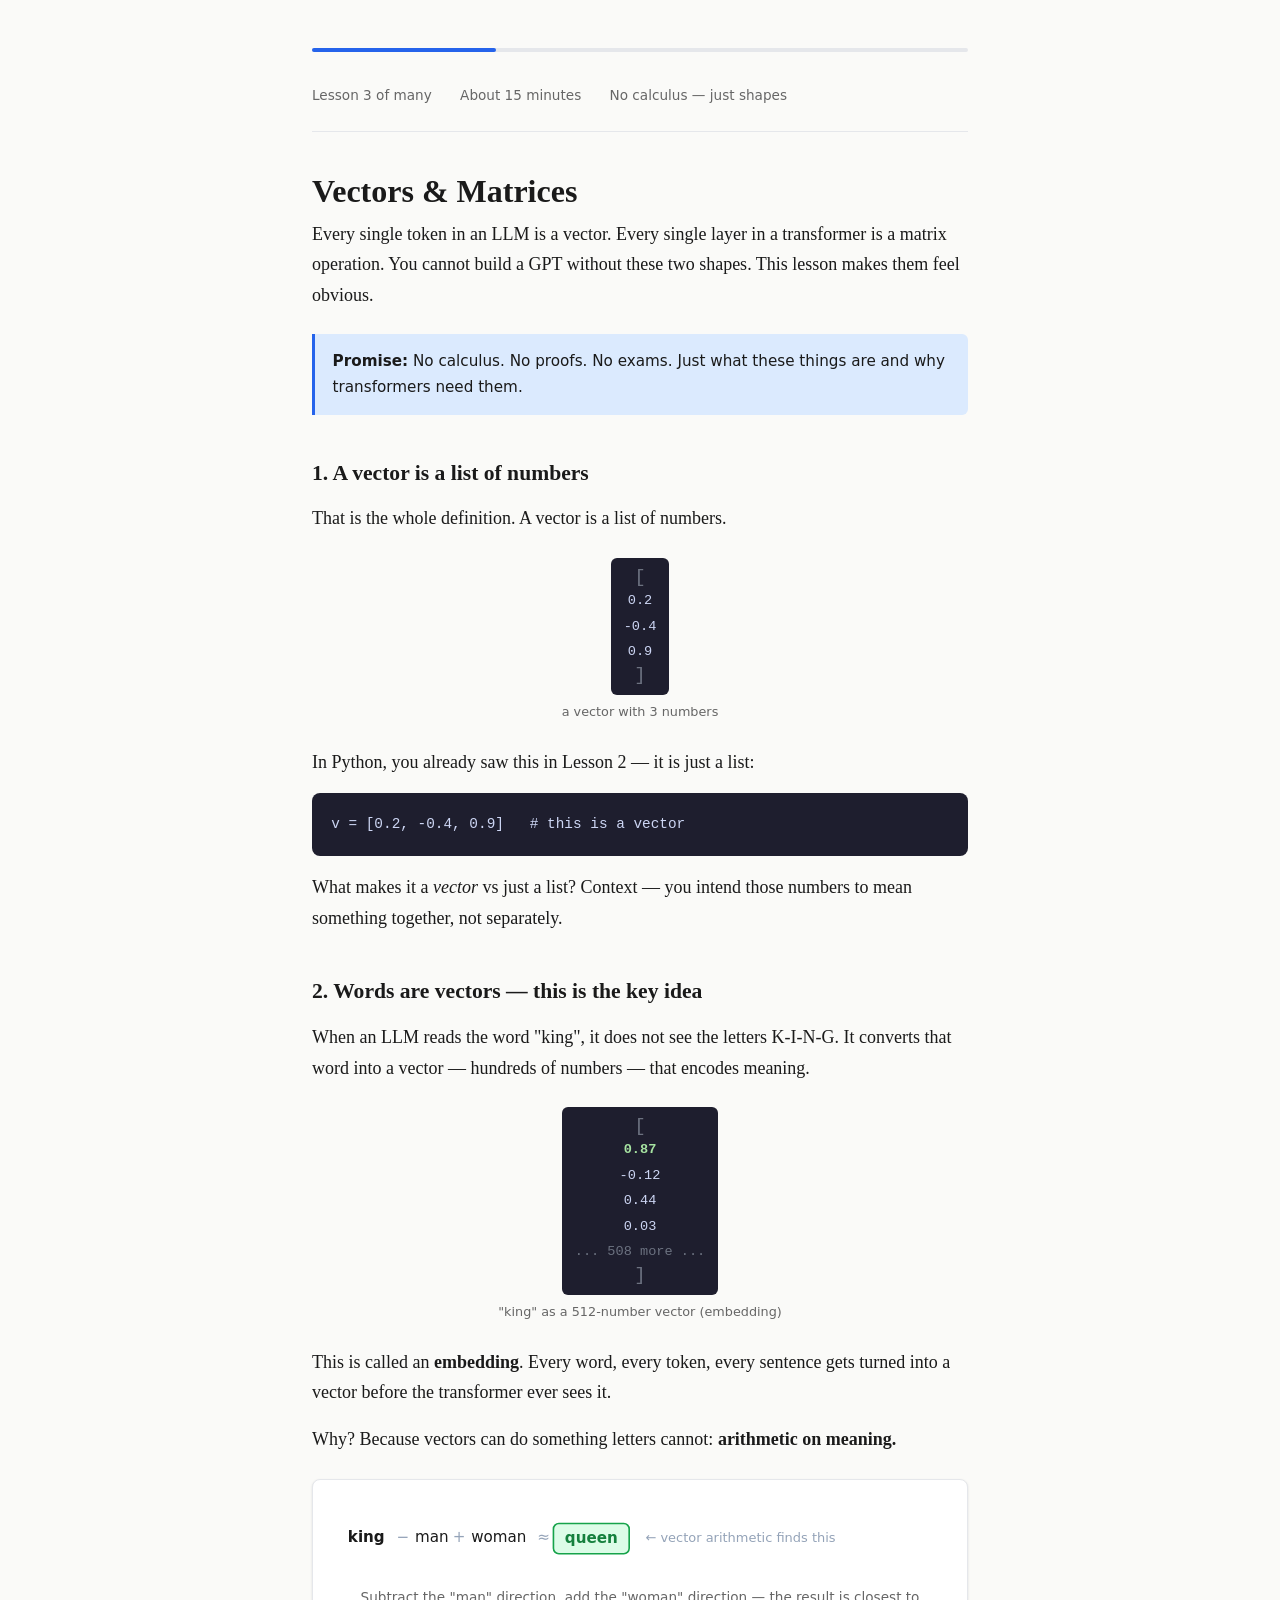
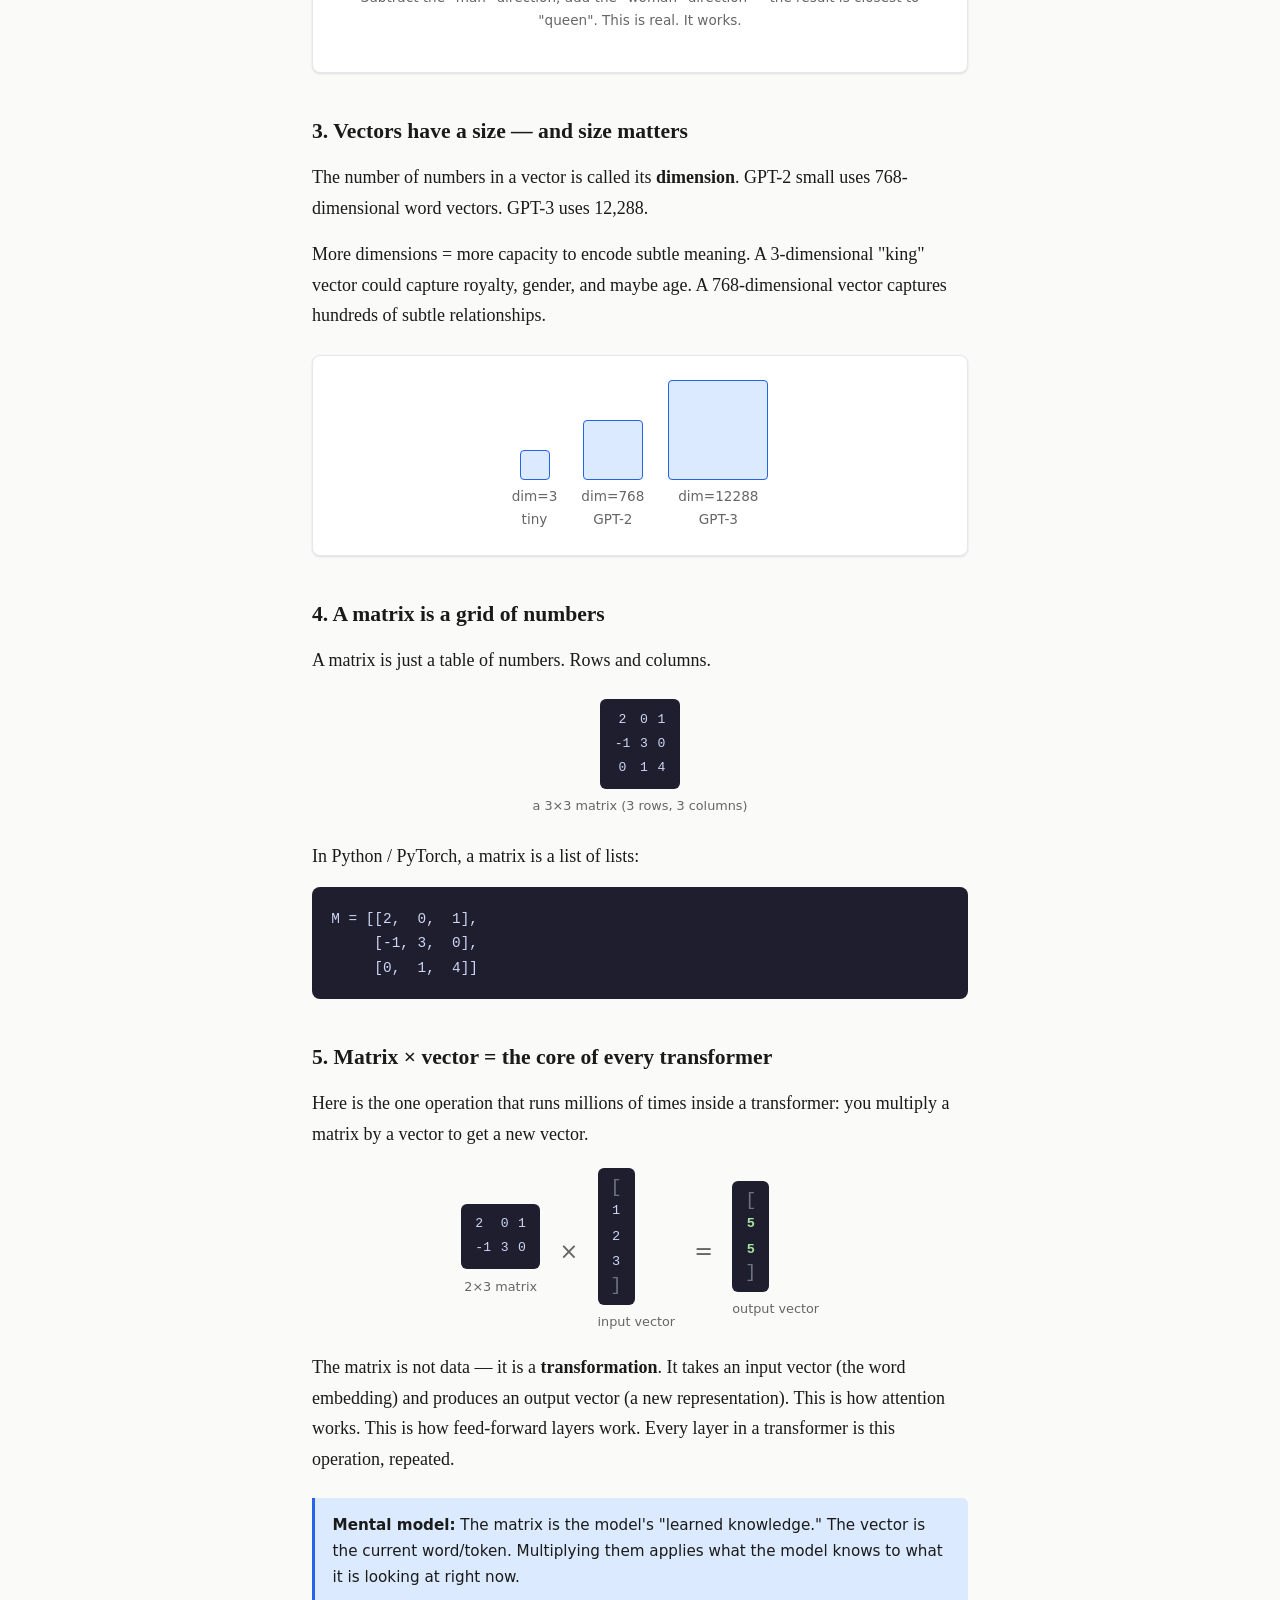
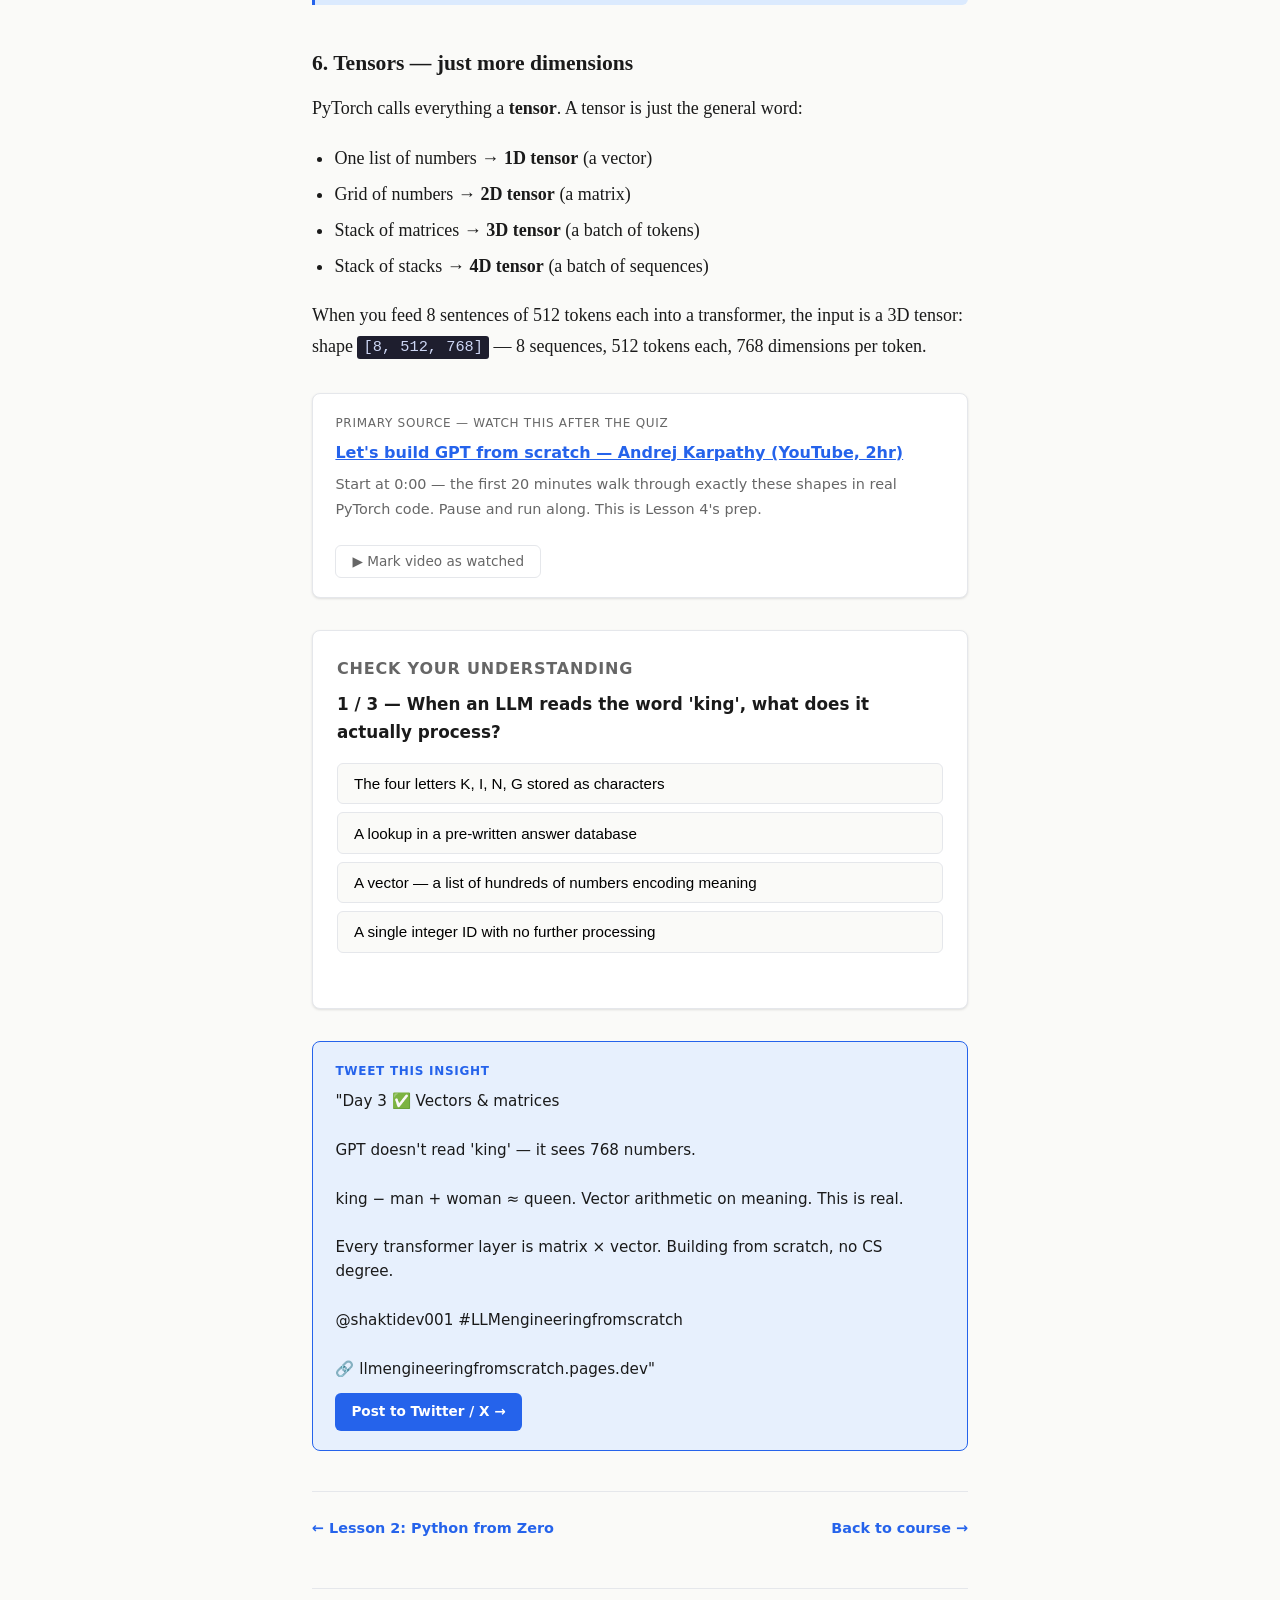
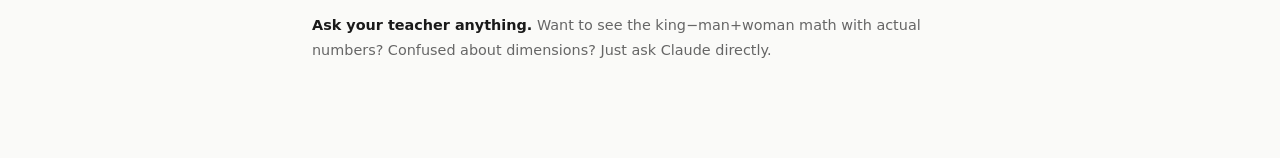
<file: lessons/0003-vectors-and-matrices.html>
<!DOCTYPE html>
<html lang="en">
<head>
<meta charset="UTF-8">
<meta name="viewport" content="width=device-width, initial-scale=1.0">
<title>Lesson 3 — Vectors & Matrices</title>
<link rel="stylesheet" href="../assets/style.css">
<style>
  .vec-box {
    display: inline-flex; flex-direction: column; align-items: center;
    background: #1e1e2e; border-radius: 6px; padding: .6rem .8rem;
    font-family: Menlo, Consolas, monospace; font-size: .85rem;
    color: #cdd6f4; gap: .15rem; vertical-align: middle;
  }
  .vec-box .bracket { color: #6c7280; font-size: 1.2rem; line-height: 1; }
  .vec-label { font-family: system-ui, sans-serif; font-size: .8rem; color: var(--muted); margin-top: .4rem; text-align: center; }
  .mat-box {
    display: inline-grid; background: #1e1e2e; border-radius: 6px;
    padding: .6rem .9rem; font-family: Menlo, Consolas, monospace;
    font-size: .82rem; color: #cdd6f4; gap: .1rem .6rem;
    vertical-align: middle;
  }
  .op-row { display: flex; align-items: center; gap: 1.2rem; flex-wrap: wrap; margin: 1.2rem 0; }
  .op-sym { font-size: 1.4rem; color: var(--muted); font-family: system-ui; }
  .highlight-num { color: #a6e3a1; font-weight: 700; }
</style>
</head>
<body>

<div class="progress-bar"><div class="fill" id="progress-fill" style="width: 28%"></div></div>

<p class="lesson-meta">
  <span>Lesson 3 of many</span>
  <span>About 15 minutes</span>
  <span>No calculus — just shapes</span>
</p>

<h1>Vectors &amp; Matrices</h1>

<p>Every single token in an LLM is a vector. Every single layer in a transformer is a matrix operation. You cannot build a GPT without these two shapes. This lesson makes them feel obvious.</p>

<div class="callout">
  <strong>Promise:</strong> No calculus. No proofs. No exams. Just what these things are and why transformers need them.
</div>

<h2>1. A vector is a list of numbers</h2>

<p>That is the whole definition. A vector is a list of numbers.</p>

<div style="text-align:center;margin:1.5rem 0">
  <div class="vec-box">
    <span class="bracket">[</span>
    <span>0.2</span>
    <span>-0.4</span>
    <span>0.9</span>
    <span class="bracket">]</span>
  </div>
  <div class="vec-label">a vector with 3 numbers</div>
</div>

<p>In Python, you already saw this in Lesson 2 — it is just a list:</p>

<pre style="background:#1e1e2e;color:#cdd6f4;padding:1.2rem;border-radius:8px;font-family:Menlo,Consolas,monospace;font-size:.9rem;overflow-x:auto;margin:1rem 0">
v = [0.2, -0.4, 0.9]   # this is a vector
</pre>

<p>What makes it a <em>vector</em> vs just a list? Context — you intend those numbers to mean something together, not separately.</p>

<h2>2. Words are vectors — this is the key idea</h2>

<p>When an LLM reads the word "king", it does not see the letters K-I-N-G. It converts that word into a vector — hundreds of numbers — that encodes meaning.</p>

<div style="text-align:center;margin:1.5rem 0">
  <div class="vec-box">
    <span class="bracket">[</span>
    <span class="highlight-num">0.87</span>
    <span>-0.12</span>
    <span>0.44</span>
    <span>0.03</span>
    <span style="color:#6c7280">... 508 more ...</span>
    <span class="bracket">]</span>
  </div>
  <div class="vec-label">"king" as a 512-number vector (embedding)</div>
</div>

<p>This is called an <strong>embedding</strong>. Every word, every token, every sentence gets turned into a vector before the transformer ever sees it.</p>

<p>Why? Because vectors can do something letters cannot: <strong>arithmetic on meaning.</strong></p>

<div class="diagram">
  <svg viewBox="0 0 560 60" xmlns="http://www.w3.org/2000/svg" style="max-width:100%;font-family:system-ui,sans-serif;font-size:14px">
    <text x="10" y="35" font-weight="700" fill="#1a1a1a">king</text>
    <text x="55" y="35" fill="#94a3b8">−</text>
    <text x="72" y="35" fill="#1a1a1a">man</text>
    <text x="107" y="35" fill="#94a3b8">+</text>
    <text x="124" y="35" fill="#1a1a1a">woman</text>
    <text x="185" y="35" fill="#94a3b8">≈</text>
    <rect x="200" y="18" width="70" height="28" rx="5" fill="#dcfce7" stroke="#16a34a" stroke-width="1.5"/>
    <text x="235" y="36" text-anchor="middle" font-weight="700" fill="#15803d">queen</text>
    <text x="285" y="35" fill="#94a3b8" font-size="12">← vector arithmetic finds this</text>
  </svg>
  <p style="margin-top:.5rem;font-size:.85rem;color:#666;font-family:system-ui,sans-serif">Subtract the "man" direction, add the "woman" direction — the result is closest to "queen". This is real. It works.</p>
</div>

<h2>3. Vectors have a size — and size matters</h2>

<p>The number of numbers in a vector is called its <strong>dimension</strong>. GPT-2 small uses 768-dimensional word vectors. GPT-3 uses 12,288.</p>

<p>More dimensions = more capacity to encode subtle meaning. A 3-dimensional "king" vector could capture royalty, gender, and maybe age. A 768-dimensional vector captures hundreds of subtle relationships.</p>

<div class="diagram" style="font-family:system-ui,sans-serif;font-size:.85rem">
  <div style="display:flex;gap:1.5rem;justify-content:center;align-items:flex-end">
    <div style="text-align:center">
      <div style="background:#dbeafe;border:1px solid #2563eb;border-radius:4px;width:30px;height:30px;margin:0 auto .3rem"></div>
      <div style="color:#666">dim=3<br>tiny</div>
    </div>
    <div style="text-align:center">
      <div style="background:#dbeafe;border:1px solid #2563eb;border-radius:4px;width:60px;height:60px;margin:0 auto .3rem"></div>
      <div style="color:#666">dim=768<br>GPT-2</div>
    </div>
    <div style="text-align:center">
      <div style="background:#dbeafe;border:1px solid #2563eb;border-radius:4px;width:100px;height:100px;margin:0 auto .3rem"></div>
      <div style="color:#666">dim=12288<br>GPT-3</div>
    </div>
  </div>
</div>

<h2>4. A matrix is a grid of numbers</h2>

<p>A matrix is just a table of numbers. Rows and columns.</p>

<div style="text-align:center;margin:1.5rem 0">
  <div class="mat-box" style="grid-template-columns:repeat(3,auto)">
    <span>2</span><span>0</span><span>1</span>
    <span>-1</span><span>3</span><span>0</span>
    <span>0</span><span>1</span><span>4</span>
  </div>
  <div class="vec-label">a 3×3 matrix (3 rows, 3 columns)</div>
</div>

<p>In Python / PyTorch, a matrix is a list of lists:</p>

<pre style="background:#1e1e2e;color:#cdd6f4;padding:1.2rem;border-radius:8px;font-family:Menlo,Consolas,monospace;font-size:.9rem;overflow-x:auto;margin:1rem 0">
M = [[2,  0,  1],
     [-1, 3,  0],
     [0,  1,  4]]
</pre>

<h2>5. Matrix × vector = the core of every transformer</h2>

<p>Here is the one operation that runs millions of times inside a transformer: you multiply a matrix by a vector to get a new vector.</p>

<div class="op-row" style="justify-content:center">
  <div>
    <div class="mat-box" style="grid-template-columns:repeat(3,auto)">
      <span>2</span><span>0</span><span>1</span>
      <span>-1</span><span>3</span><span>0</span>
    </div>
    <div class="vec-label">2×3 matrix</div>
  </div>
  <span class="op-sym">×</span>
  <div>
    <div class="vec-box">
      <span class="bracket">[</span>
      <span>1</span><span>2</span><span>3</span>
      <span class="bracket">]</span>
    </div>
    <div class="vec-label">input vector</div>
  </div>
  <span class="op-sym">=</span>
  <div>
    <div class="vec-box">
      <span class="bracket">[</span>
      <span class="highlight-num">5</span>
      <span class="highlight-num">5</span>
      <span class="bracket">]</span>
    </div>
    <div class="vec-label">output vector</div>
  </div>
</div>

<p>The matrix is not data — it is a <strong>transformation</strong>. It takes an input vector (the word embedding) and produces an output vector (a new representation). This is how attention works. This is how feed-forward layers work. Every layer in a transformer is this operation, repeated.</p>

<div class="callout">
  <strong>Mental model:</strong> The matrix is the model's "learned knowledge." The vector is the current word/token. Multiplying them applies what the model knows to what it is looking at right now.
</div>

<h2>6. Tensors — just more dimensions</h2>

<p>PyTorch calls everything a <strong>tensor</strong>. A tensor is just the general word:</p>

<ul style="padding-left:1.4rem;margin-bottom:1rem;line-height:2">
  <li>One list of numbers → <strong>1D tensor</strong> (a vector)</li>
  <li>Grid of numbers → <strong>2D tensor</strong> (a matrix)</li>
  <li>Stack of matrices → <strong>3D tensor</strong> (a batch of tokens)</li>
  <li>Stack of stacks → <strong>4D tensor</strong> (a batch of sequences)</li>
</ul>

<p>When you feed 8 sentences of 512 tokens each into a transformer, the input is a 3D tensor: shape <code>[8, 512, 768]</code> — 8 sequences, 512 tokens each, 768 dimensions per token.</p>

<div class="source">
  <div class="label">Primary source — watch this after the quiz</div>
  <a href="https://www.youtube.com/watch?v=kCc8FmEb1nY" target="_blank">Let's build GPT from scratch — Andrej Karpathy (YouTube, 2hr)</a>
  <p style="margin-top:.4rem;color:#666;margin-bottom:.6rem">Start at 0:00 — the first 20 minutes walk through exactly these shapes in real PyTorch code. Pause and run along. This is Lesson 4's prep.</p>
  <button class="mark-video-btn" id="vid-btn" onclick="markDone('l3-video','vid-btn','✓ Video watched')">▶ Mark video as watched</button>
</div>

<!-- QUIZ -->
<div class="quiz" id="quiz-container">
  <h3>Check your understanding</h3>
  <div id="quiz-question" class="question"></div>
  <div id="quiz-options" class="options"></div>
  <div id="quiz-feedback" class="feedback"></div>
  <button id="quiz-next" class="next-btn" style="display:none"></button>
</div>

<!-- TWEET THIS -->
<div style="background:#e7f0fd;border:1px solid #2563eb;border-radius:8px;padding:1.2rem 1.4rem;margin:2rem 0;font-family:system-ui,sans-serif">
  <div style="font-size:.75rem;text-transform:uppercase;letter-spacing:.06em;color:#2563eb;margin-bottom:.5rem;font-weight:600">Tweet this insight</div>
  <div style="font-size:.95rem;color:#1a1a1a;line-height:1.6;margin-bottom:.75rem">"Day 3 ✅ Vectors &amp; matrices<br><br>GPT doesn't read 'king' — it sees 768 numbers.<br><br>king − man + woman ≈ queen. Vector arithmetic on meaning. This is real.<br><br>Every transformer layer is matrix × vector. Building from scratch, no CS degree.<br><br>@shaktidev001 #LLMengineeringfromscratch<br><br>🔗 llmengineeringfromscratch.pages.dev"</div>
  <a href="https://twitter.com/intent/tweet?text=Day%203%20%E2%9C%85%20Vectors%20%26%20matrices%0A%0AGPT%20doesn%27t%20read%20%27king%27%20%E2%80%94%20it%20sees%20768%20numbers.%0A%0Aking%20%E2%88%92%20man%20%2B%20woman%20%E2%89%88%20queen.%20Vector%20arithmetic%20on%20meaning.%20This%20is%20real.%0A%0AEvery%20transformer%20layer%20is%20matrix%20%C3%97%20vector.%20Building%20from%20scratch%2C%20no%20CS%20degree.%0A%0A%40shaktidev001%20%23LLMengineeringfromscratch&url=https%3A%2F%2Fllmengineeringfromscratch.pages.dev" target="_blank" style="display:inline-block;background:#2563eb;color:white;padding:.45rem 1rem;border-radius:6px;text-decoration:none;font-size:.85rem;font-weight:600">Post to Twitter / X →</a>
</div>

<nav class="lesson-nav">
  <a href="0002-python-from-zero.html">← Lesson 2: Python from Zero</a>
  <a href="../index.html">Back to course →</a>
</nav>

<div class="ask-teacher">
  <strong>Ask your teacher anything.</strong> Want to see the king−man+woman math with actual numbers? Confused about dimensions? Just ask Claude directly.
</div>

<script>
(function () {
  var questions = [
    {
      q: "When an LLM reads the word 'king', what does it actually process?",
      options: [
        "The four letters K, I, N, G stored as characters",
        "A lookup in a pre-written answer database",
        "A vector — a list of hundreds of numbers encoding meaning",
        "A single integer ID with no further processing"
      ],
      correct: 2,
      feedback: "Correct. Every token becomes a vector (embedding) before the transformer processes it. The letters are gone — only numbers remain."
    },
    {
      q: "What is a matrix in the context of a transformer?",
      options: [
        "A list of training examples",
        "A grid of learned numbers that transforms one vector into another",
        "The output text from the model",
        "A type of activation function"
      ],
      correct: 1,
      feedback: "Correct. The matrix holds the model's learned knowledge. Multiplying it by a token vector applies that knowledge to the current input."
    },
    {
      q: "A batch of 8 sentences, each 512 tokens long, with 768-dim embeddings — what shape is the tensor?",
      options: [
        "[768]",
        "[512, 768]",
        "[8, 512, 768]",
        "[8, 768]"
      ],
      correct: 2,
      feedback: "Correct. 3D tensor: [batch_size, sequence_length, embedding_dim] = [8, 512, 768]. This shape appears constantly in transformer code."
    }
  ];

  var current = 0;
  var answered = false;
  var qEl = document.getElementById('quiz-question');
  var oEl = document.getElementById('quiz-options');
  var fEl = document.getElementById('quiz-feedback');
  var nBtn = document.getElementById('quiz-next');
  var progFill = document.getElementById('progress-fill');

  function setProgress(pct) { progFill.style.width = pct + '%'; }

  function renderQuestion() {
    answered = false;
    var q = questions[current];
    setProgress(28 + (current / questions.length) * 20);
    qEl.textContent = (current + 1) + ' / ' + questions.length + ' — ' + q.q;
    fEl.textContent = '';
    nBtn.style.display = 'none';
    while (oEl.firstChild) oEl.removeChild(oEl.firstChild);
    q.options.forEach(function (text, i) {
      var btn = document.createElement('button');
      btn.className = 'option';
      btn.textContent = text;
      btn.addEventListener('click', function () { answer(i); });
      oEl.appendChild(btn);
    });
    nBtn.textContent = current < questions.length - 1 ? 'Next question →' : 'Finish lesson ✓';
    nBtn.onclick = current < questions.length - 1
      ? function () { current++; renderQuestion(); }
      : finish;
  }

  function answer(i) {
    if (answered) return;
    answered = true;
    var q = questions[current];
    var btns = oEl.querySelectorAll('.option');
    btns[i].classList.add(i === q.correct ? 'correct' : 'wrong');
    if (i !== q.correct) btns[q.correct].classList.add('correct');
    fEl.textContent = (i === q.correct ? '✓ ' : '✗ Not quite. ') + q.feedback;
    nBtn.style.display = 'inline-block';
  }

  function finish() {
    var container = document.getElementById('quiz-container');
    while (container.firstChild) container.removeChild(container.firstChild);
    var wrap = document.createElement('div');
    wrap.style.cssText = 'text-align:center;padding:1.5rem 0;font-family:system-ui,sans-serif';
    var emoji = document.createElement('div');
    emoji.textContent = '🎉';
    emoji.style.cssText = 'font-size:2.5rem;margin-bottom:.5rem';
    var title = document.createElement('div');
    title.textContent = 'Lesson 3 complete.';
    title.style.cssText = 'font-weight:700;font-size:1.1rem;margin-bottom:.75rem';
    var msg = document.createElement('p');
    msg.style.cssText = 'color:#666;font-size:.9rem;line-height:1.6;margin:0';
    msg.textContent = 'Post your tweet. Then watch the first 20 minutes of the Karpathy GPT video above — you will now understand every tensor shape he mentions. Ask: "What is the next lesson?" when ready.';
    wrap.appendChild(emoji);
    wrap.appendChild(title);
    wrap.appendChild(msg);
    container.appendChild(wrap);
    setProgress(48);
  }

  renderQuestion();
})();

function markDone(key, btnId, doneText) {
  localStorage.setItem(key, '1');
  var btn = document.getElementById(btnId);
  btn.textContent = doneText;
  btn.classList.add('done');
  btn.onclick = null;
}
(function () {
  var entries = [['l3-video', 'vid-btn', '✓ Video watched']];
  entries.forEach(function (e) {
    if (localStorage.getItem(e[0])) { markDone(e[0], e[1], e[2]); }
  });
})();
</script>

</body>
</html>
</file>
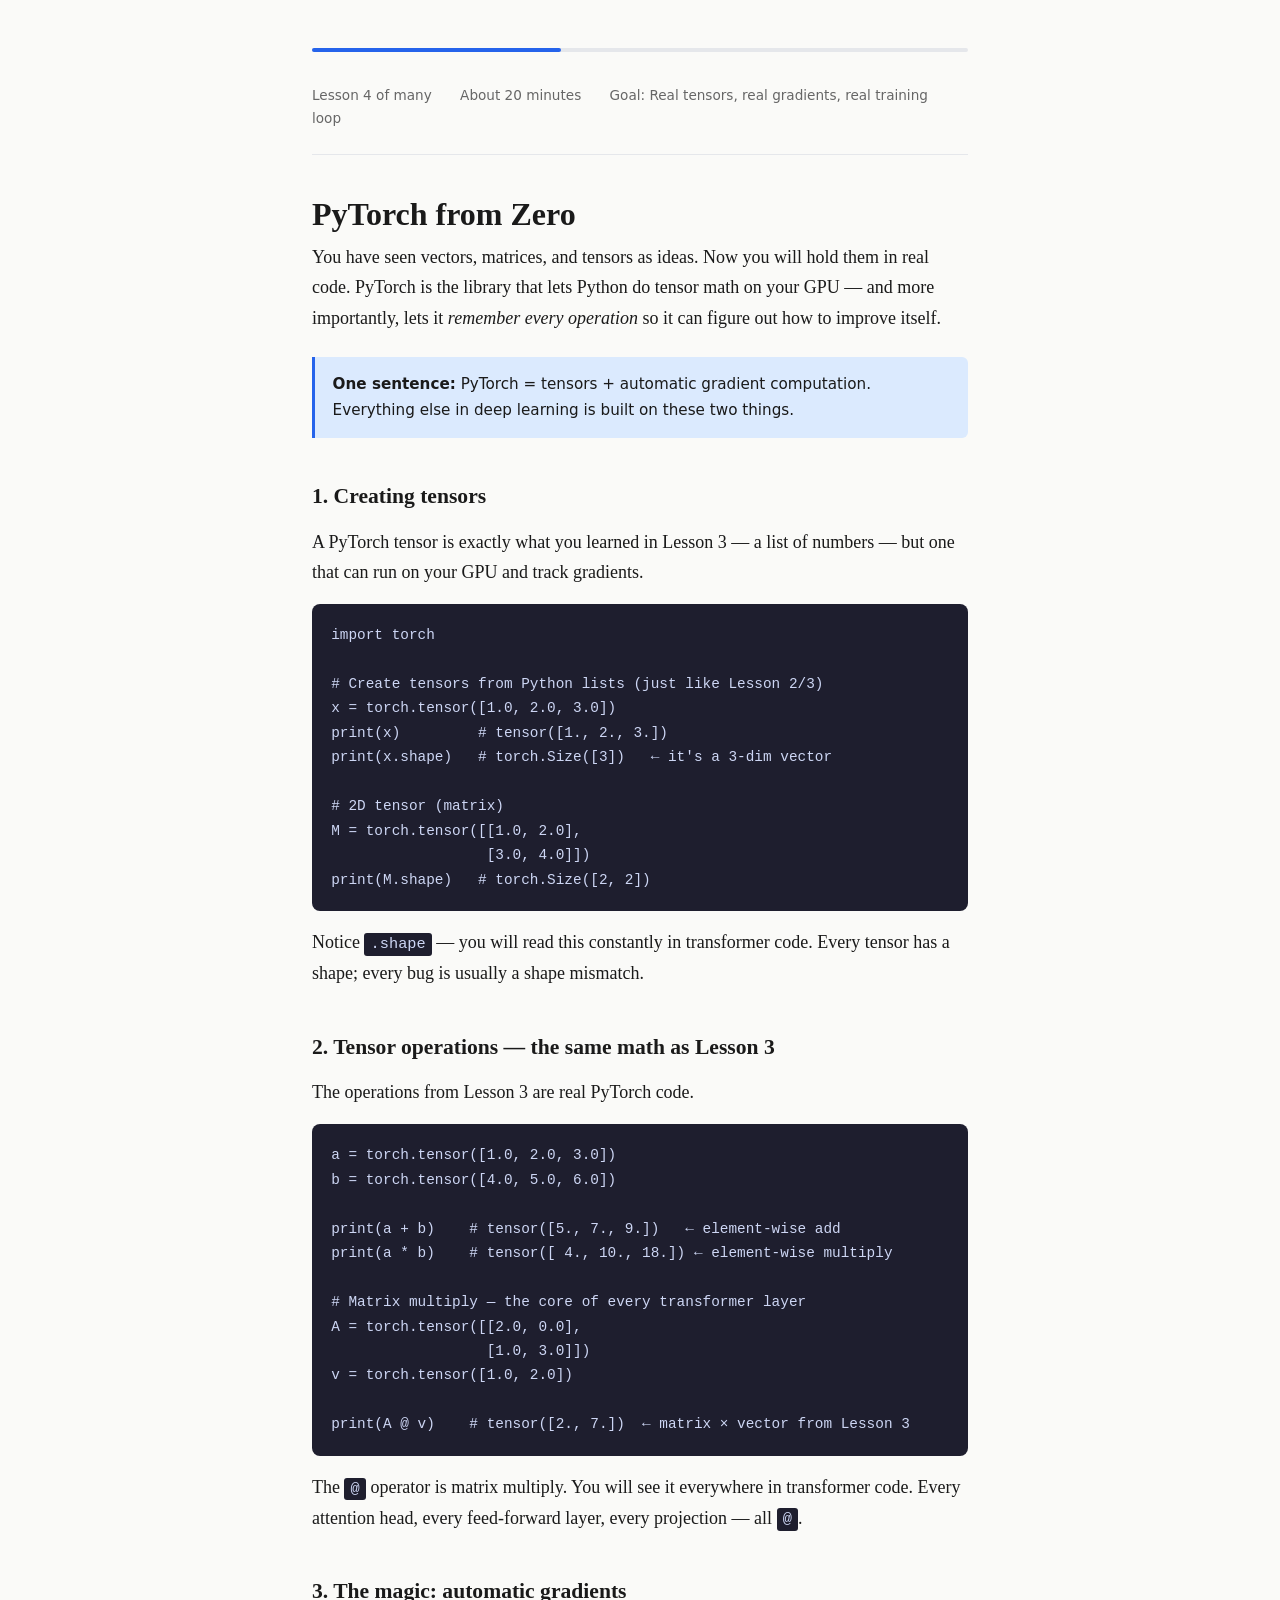
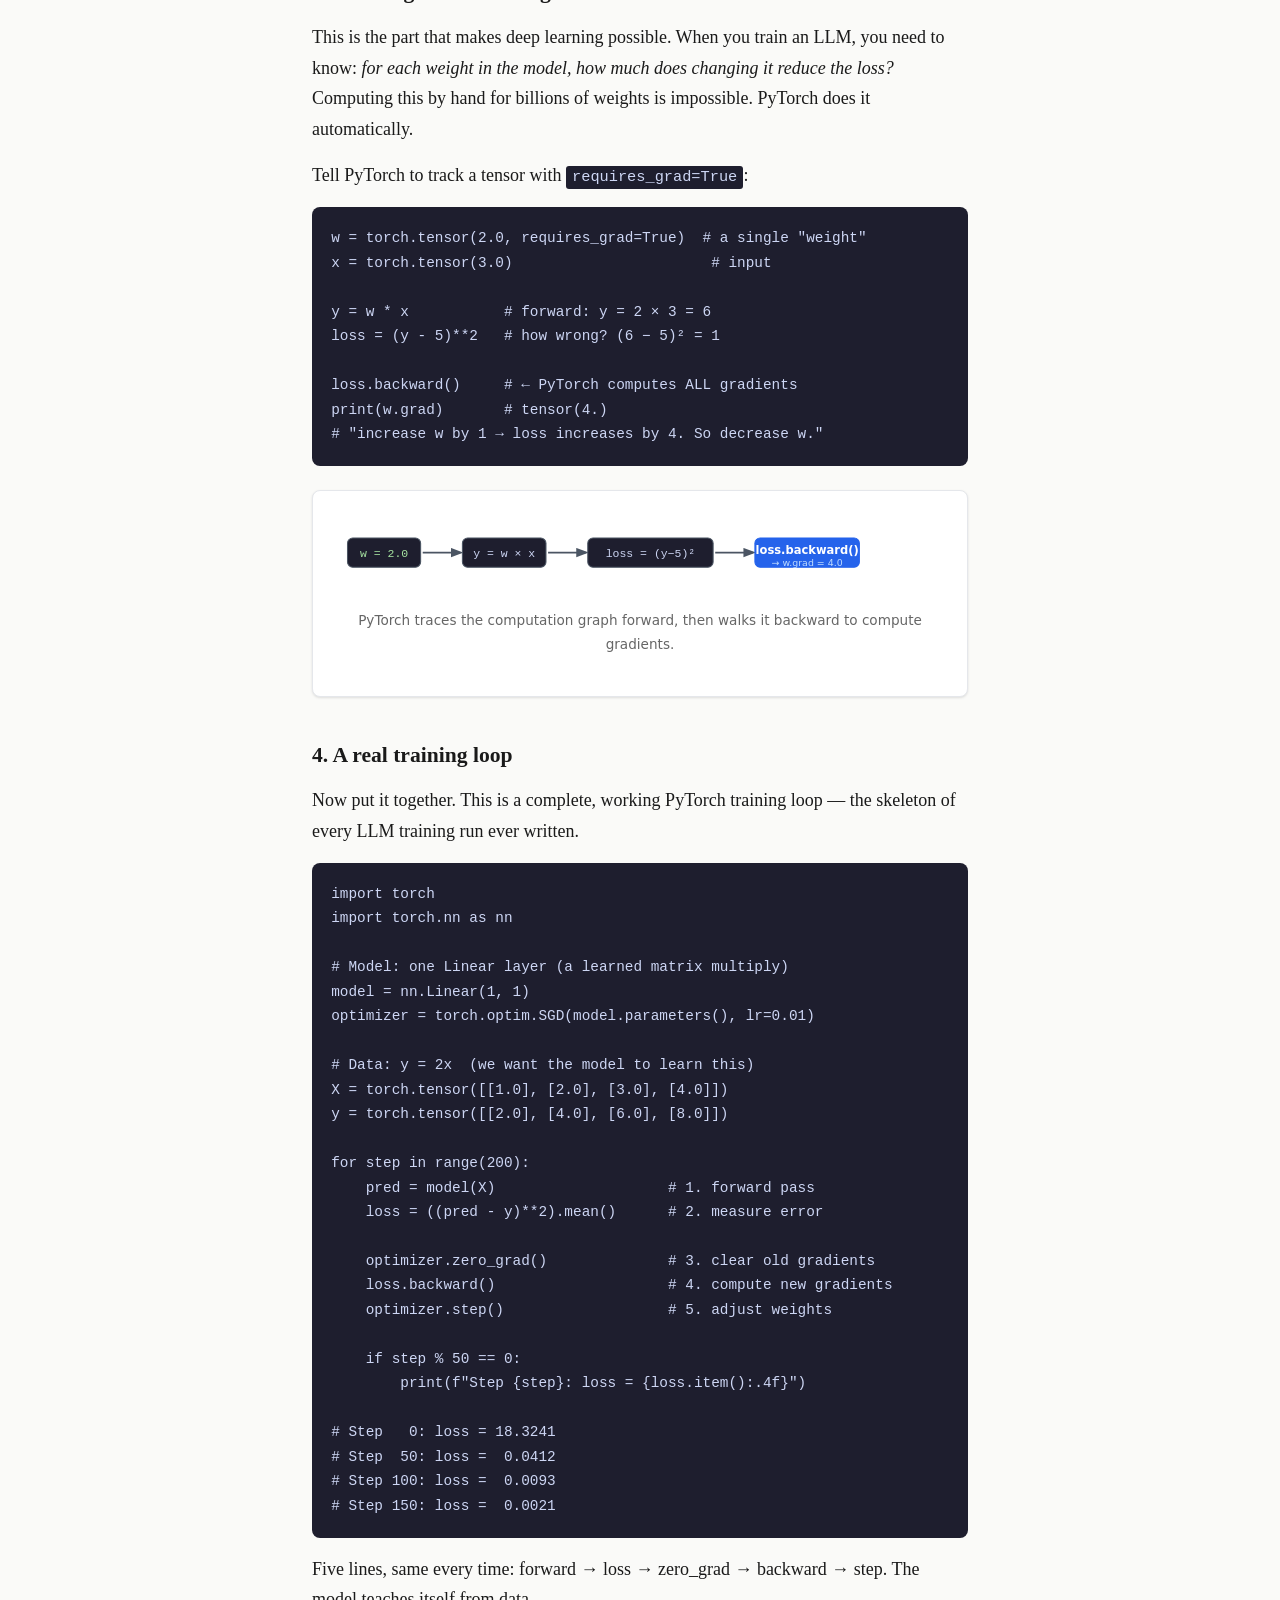
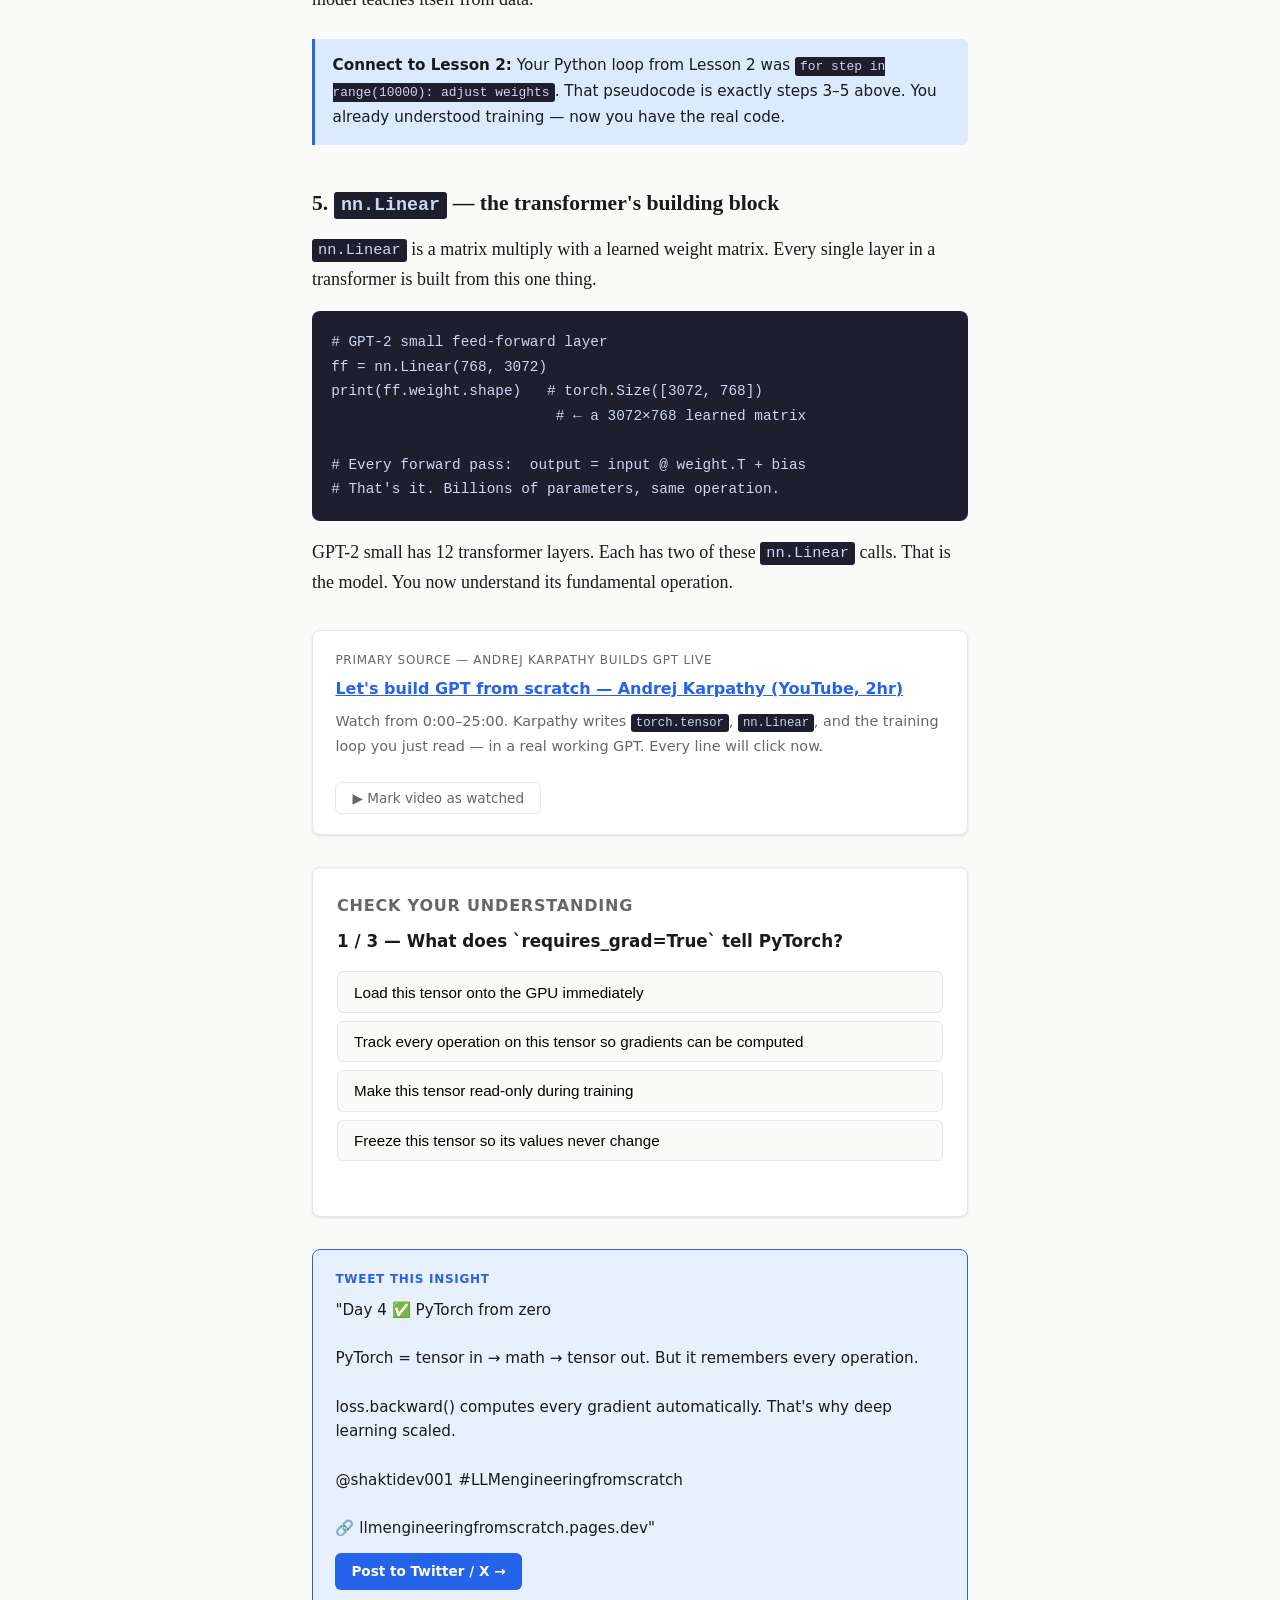
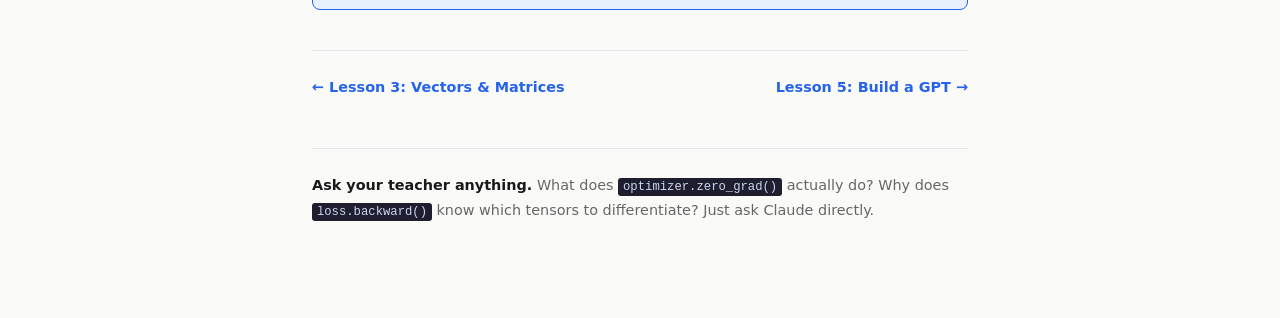
<file: lessons/0004-pytorch-from-zero.html>
<!DOCTYPE html>
<html lang="en">
<head>
<meta charset="UTF-8">
<meta name="viewport" content="width=device-width, initial-scale=1.0">
<title>Lesson 4 — PyTorch from Zero</title>
<link rel="stylesheet" href="../assets/style.css">
</head>
<body>

<div class="progress-bar"><div class="fill" id="progress-fill" style="width: 38%"></div></div>

<p class="lesson-meta">
  <span>Lesson 4 of many</span>
  <span>About 20 minutes</span>
  <span>Goal: Real tensors, real gradients, real training loop</span>
</p>

<h1>PyTorch from Zero</h1>

<p>You have seen vectors, matrices, and tensors as ideas. Now you will hold them in real code. PyTorch is the library that lets Python do tensor math on your GPU — and more importantly, lets it <em>remember every operation</em> so it can figure out how to improve itself.</p>

<div class="callout">
  <strong>One sentence:</strong> PyTorch = tensors + automatic gradient computation. Everything else in deep learning is built on these two things.
</div>

<h2>1. Creating tensors</h2>

<p>A PyTorch tensor is exactly what you learned in Lesson 3 — a list of numbers — but one that can run on your GPU and track gradients.</p>

<pre style="background:#1e1e2e;color:#cdd6f4;padding:1.2rem;border-radius:8px;font-family:Menlo,Consolas,monospace;font-size:.9rem;overflow-x:auto;margin:1rem 0">
import torch

# Create tensors from Python lists (just like Lesson 2/3)
x = torch.tensor([1.0, 2.0, 3.0])
print(x)         # tensor([1., 2., 3.])
print(x.shape)   # torch.Size([3])   ← it's a 3-dim vector

# 2D tensor (matrix)
M = torch.tensor([[1.0, 2.0],
                  [3.0, 4.0]])
print(M.shape)   # torch.Size([2, 2])
</pre>

<p>Notice <code>.shape</code> — you will read this constantly in transformer code. Every tensor has a shape; every bug is usually a shape mismatch.</p>

<h2>2. Tensor operations — the same math as Lesson 3</h2>

<p>The operations from Lesson 3 are real PyTorch code.</p>

<pre style="background:#1e1e2e;color:#cdd6f4;padding:1.2rem;border-radius:8px;font-family:Menlo,Consolas,monospace;font-size:.9rem;overflow-x:auto;margin:1rem 0">
a = torch.tensor([1.0, 2.0, 3.0])
b = torch.tensor([4.0, 5.0, 6.0])

print(a + b)    # tensor([5., 7., 9.])   ← element-wise add
print(a * b)    # tensor([ 4., 10., 18.]) ← element-wise multiply

# Matrix multiply — the core of every transformer layer
A = torch.tensor([[2.0, 0.0],
                  [1.0, 3.0]])
v = torch.tensor([1.0, 2.0])

print(A @ v)    # tensor([2., 7.])  ← matrix × vector from Lesson 3
</pre>

<p>The <code>@</code> operator is matrix multiply. You will see it everywhere in transformer code. Every attention head, every feed-forward layer, every projection — all <code>@</code>.</p>

<h2>3. The magic: automatic gradients</h2>

<p>This is the part that makes deep learning possible. When you train an LLM, you need to know: <em>for each weight in the model, how much does changing it reduce the loss?</em> Computing this by hand for billions of weights is impossible. PyTorch does it automatically.</p>

<p>Tell PyTorch to track a tensor with <code>requires_grad=True</code>:</p>

<pre style="background:#1e1e2e;color:#cdd6f4;padding:1.2rem;border-radius:8px;font-family:Menlo,Consolas,monospace;font-size:.9rem;overflow-x:auto;margin:1rem 0">
w = torch.tensor(2.0, requires_grad=True)  # a single "weight"
x = torch.tensor(3.0)                       # input

y = w * x           # forward: y = 2 × 3 = 6
loss = (y - 5)**2   # how wrong? (6 − 5)² = 1

loss.backward()     # ← PyTorch computes ALL gradients
print(w.grad)       # tensor(4.)
# "increase w by 1 → loss increases by 4. So decrease w."
</pre>

<div class="diagram">
  <svg viewBox="0 0 580 70" xmlns="http://www.w3.org/2000/svg" style="max-width:100%;font-family:system-ui,sans-serif;font-size:13px">
    <rect x="10" y="22" width="70" height="28" rx="5" fill="#1e1e2e" stroke="#4b5563"/>
    <text x="45" y="40" text-anchor="middle" fill="#a6e3a1" font-family="Menlo,Consolas,monospace" font-size="11">w = 2.0</text>
    <line x1="82" y1="36" x2="118" y2="36" stroke="#4b5563" stroke-width="1.5" marker-end="url(#arr4)"/>
    <rect x="120" y="22" width="80" height="28" rx="5" fill="#1e1e2e" stroke="#4b5563"/>
    <text x="160" y="40" text-anchor="middle" fill="#cdd6f4" font-family="Menlo,Consolas,monospace" font-size="11">y = w × x</text>
    <line x1="202" y1="36" x2="238" y2="36" stroke="#4b5563" stroke-width="1.5" marker-end="url(#arr4)"/>
    <rect x="240" y="22" width="120" height="28" rx="5" fill="#1e1e2e" stroke="#4b5563"/>
    <text x="300" y="40" text-anchor="middle" fill="#cdd6f4" font-family="Menlo,Consolas,monospace" font-size="11">loss = (y−5)²</text>
    <line x1="362" y1="36" x2="398" y2="36" stroke="#4b5563" stroke-width="1.5" marker-end="url(#arr4)"/>
    <rect x="400" y="22" width="100" height="28" rx="5" fill="#2563eb" stroke="#2563eb"/>
    <text x="450" y="37" text-anchor="middle" fill="white" font-size="11" font-weight="600">loss.backward()</text>
    <text x="450" y="49" text-anchor="middle" fill="#bfdbfe" font-size="9">→ w.grad = 4.0</text>
    <defs>
      <marker id="arr4" markerWidth="8" markerHeight="8" refX="6" refY="3" orient="auto">
        <path d="M0,0 L0,6 L8,3 z" fill="#4b5563"/>
      </marker>
    </defs>
  </svg>
  <p style="margin-top:.75rem;font-size:.85rem;color:#666;font-family:system-ui,sans-serif">PyTorch traces the computation graph forward, then walks it backward to compute gradients.</p>
</div>

<h2>4. A real training loop</h2>

<p>Now put it together. This is a complete, working PyTorch training loop — the skeleton of every LLM training run ever written.</p>

<pre style="background:#1e1e2e;color:#cdd6f4;padding:1.2rem;border-radius:8px;font-family:Menlo,Consolas,monospace;font-size:.9rem;overflow-x:auto;margin:1rem 0">
import torch
import torch.nn as nn

# Model: one Linear layer (a learned matrix multiply)
model = nn.Linear(1, 1)
optimizer = torch.optim.SGD(model.parameters(), lr=0.01)

# Data: y = 2x  (we want the model to learn this)
X = torch.tensor([[1.0], [2.0], [3.0], [4.0]])
y = torch.tensor([[2.0], [4.0], [6.0], [8.0]])

for step in range(200):
    pred = model(X)                    # 1. forward pass
    loss = ((pred - y)**2).mean()      # 2. measure error

    optimizer.zero_grad()              # 3. clear old gradients
    loss.backward()                    # 4. compute new gradients
    optimizer.step()                   # 5. adjust weights

    if step % 50 == 0:
        print(f"Step {step}: loss = {loss.item():.4f}")

# Step   0: loss = 18.3241
# Step  50: loss =  0.0412
# Step 100: loss =  0.0093
# Step 150: loss =  0.0021
</pre>

<p>Five lines, same every time: forward → loss → zero_grad → backward → step. The model teaches itself from data.</p>

<div class="callout">
  <strong>Connect to Lesson 2:</strong> Your Python loop from Lesson 2 was <code>for step in range(10000): adjust weights</code>. That pseudocode is exactly steps 3–5 above. You already understood training — now you have the real code.
</div>

<h2>5. <code>nn.Linear</code> — the transformer's building block</h2>

<p><code>nn.Linear</code> is a matrix multiply with a learned weight matrix. Every single layer in a transformer is built from this one thing.</p>

<pre style="background:#1e1e2e;color:#cdd6f4;padding:1.2rem;border-radius:8px;font-family:Menlo,Consolas,monospace;font-size:.9rem;overflow-x:auto;margin:1rem 0">
# GPT-2 small feed-forward layer
ff = nn.Linear(768, 3072)
print(ff.weight.shape)   # torch.Size([3072, 768])
                          # ← a 3072×768 learned matrix

# Every forward pass:  output = input @ weight.T + bias
# That's it. Billions of parameters, same operation.
</pre>

<p>GPT-2 small has 12 transformer layers. Each has two of these <code>nn.Linear</code> calls. That is the model. You now understand its fundamental operation.</p>

<div class="source">
  <div class="label">Primary source — Andrej Karpathy builds GPT live</div>
  <a href="https://www.youtube.com/watch?v=kCc8FmEb1nY" target="_blank">Let's build GPT from scratch — Andrej Karpathy (YouTube, 2hr)</a>
  <p style="margin-top:.4rem;color:#666;margin-bottom:.6rem">Watch from 0:00–25:00. Karpathy writes <code>torch.tensor</code>, <code>nn.Linear</code>, and the training loop you just read — in a real working GPT. Every line will click now.</p>
  <button class="mark-video-btn" id="vid-btn" onclick="markDone('l4-video','vid-btn','✓ Video watched')">▶ Mark video as watched</button>
</div>

<!-- QUIZ -->
<div class="quiz" id="quiz-container">
  <h3>Check your understanding</h3>
  <div id="quiz-question" class="question"></div>
  <div id="quiz-options" class="options"></div>
  <div id="quiz-feedback" class="feedback"></div>
  <button id="quiz-next" class="next-btn" style="display:none"></button>
</div>

<!-- TWEET THIS -->
<div style="background:#e7f0fd;border:1px solid #2563eb;border-radius:8px;padding:1.2rem 1.4rem;margin:2rem 0;font-family:system-ui,sans-serif">
  <div style="font-size:.75rem;text-transform:uppercase;letter-spacing:.06em;color:#2563eb;margin-bottom:.5rem;font-weight:600">Tweet this insight</div>
  <div style="font-size:.95rem;color:#1a1a1a;line-height:1.6;margin-bottom:.75rem">"Day 4 ✅ PyTorch from zero<br><br>PyTorch = tensor in → math → tensor out. But it remembers every operation.<br><br>loss.backward() computes every gradient automatically. That's why deep learning scaled.<br><br>@shaktidev001 #LLMengineeringfromscratch<br><br>🔗 llmengineeringfromscratch.pages.dev"</div>
  <a href="https://twitter.com/intent/tweet?text=Day%204%20%E2%9C%85%20PyTorch%20from%20zero%0A%0APyTorch%20%3D%20tensor%20in%20%E2%86%92%20math%20%E2%86%92%20tensor%20out.%20But%20it%20remembers%20every%20operation.%0A%0Aloss.backward()%20computes%20every%20gradient%20automatically.%20That%27s%20why%20deep%20learning%20scaled.%0A%0A%40shaktidev001%20%23LLMengineeringfromscratch&url=https%3A%2F%2Fllmengineeringfromscratch.pages.dev" target="_blank" style="display:inline-block;background:#2563eb;color:white;padding:.45rem 1rem;border-radius:6px;text-decoration:none;font-size:.85rem;font-weight:600">Post to Twitter / X →</a>
</div>

<nav class="lesson-nav">
  <a href="0003-vectors-and-matrices.html">← Lesson 3: Vectors &amp; Matrices</a>
  <a href="0005-build-gpt.html">Lesson 5: Build a GPT →</a>
</nav>

<div class="ask-teacher">
  <strong>Ask your teacher anything.</strong> What does <code>optimizer.zero_grad()</code> actually do? Why does <code>loss.backward()</code> know which tensors to differentiate? Just ask Claude directly.
</div>

<script>
(function () {
  var questions = [
    {
      q: "What does `requires_grad=True` tell PyTorch?",
      options: [
        "Load this tensor onto the GPU immediately",
        "Track every operation on this tensor so gradients can be computed",
        "Make this tensor read-only during training",
        "Freeze this tensor so its values never change"
      ],
      correct: 1,
      feedback: "Correct. PyTorch builds a computation graph as operations run. requires_grad=True marks a tensor as one whose gradient we need — then backward() walks the graph to compute it."
    },
    {
      q: "After calling `loss.backward()`, where do the gradients live?",
      options: [
        "Returned as the output of backward()",
        "Saved to a separate file on disk",
        "In `tensor.grad` for each tensor with requires_grad=True",
        "In the optimizer object"
      ],
      correct: 2,
      feedback: "Correct. backward() accumulates gradients into the .grad attribute of each tracked tensor. That's why you call optimizer.zero_grad() first — to clear the previous step's gradients."
    },
    {
      q: "`nn.Linear(768, 3072)` creates what shape of weight matrix?",
      options: [
        "torch.Size([768])",
        "torch.Size([768, 3072])",
        "torch.Size([3072, 768])",
        "torch.Size([768, 768])"
      ],
      correct: 2,
      feedback: "Correct. nn.Linear(in, out) stores a weight matrix of shape [out, in] = [3072, 768]. PyTorch transposes it during the forward pass: output = input @ weight.T. This is the exact shape in GPT-2's feed-forward layers."
    }
  ];

  var current = 0;
  var answered = false;
  var qEl = document.getElementById('quiz-question');
  var oEl = document.getElementById('quiz-options');
  var fEl = document.getElementById('quiz-feedback');
  var nBtn = document.getElementById('quiz-next');
  var progFill = document.getElementById('progress-fill');

  function setProgress(pct) { progFill.style.width = pct + '%'; }

  function renderQuestion() {
    answered = false;
    var q = questions[current];
    setProgress(38 + (current / questions.length) * 15);
    qEl.textContent = (current + 1) + ' / ' + questions.length + ' — ' + q.q;
    fEl.textContent = '';
    nBtn.style.display = 'none';
    while (oEl.firstChild) oEl.removeChild(oEl.firstChild);
    q.options.forEach(function (text, i) {
      var btn = document.createElement('button');
      btn.className = 'option';
      btn.textContent = text;
      btn.addEventListener('click', function () { answer(i); });
      oEl.appendChild(btn);
    });
    nBtn.textContent = current < questions.length - 1 ? 'Next question →' : 'Finish lesson ✓';
    nBtn.onclick = current < questions.length - 1
      ? function () { current++; renderQuestion(); }
      : finish;
  }

  function answer(i) {
    if (answered) return;
    answered = true;
    var q = questions[current];
    var btns = oEl.querySelectorAll('.option');
    btns[i].classList.add(i === q.correct ? 'correct' : 'wrong');
    if (i !== q.correct) btns[q.correct].classList.add('correct');
    fEl.textContent = (i === q.correct ? '✓ ' : '✗ Not quite. ') + q.feedback;
    nBtn.style.display = 'inline-block';
  }

  function finish() {
    var container = document.getElementById('quiz-container');
    while (container.firstChild) container.removeChild(container.firstChild);
    var wrap = document.createElement('div');
    wrap.style.cssText = 'text-align:center;padding:1.5rem 0;font-family:system-ui,sans-serif';
    var emoji = document.createElement('div');
    emoji.textContent = '🎉';
    emoji.style.cssText = 'font-size:2.5rem;margin-bottom:.5rem';
    var title = document.createElement('div');
    title.textContent = 'Lesson 4 complete.';
    title.style.cssText = 'font-weight:700;font-size:1.1rem;margin-bottom:.75rem';
    var msg = document.createElement('p');
    msg.style.cssText = 'color:#666;font-size:.9rem;line-height:1.6;margin:0';
    msg.textContent = 'Run the training loop in Google Colab — watch the loss drop. Then watch Karpathy 0:00–25:00. Next lesson: build a real character-level GPT from scratch. Ask: "What is the next lesson?" when ready.';
    wrap.appendChild(emoji);
    wrap.appendChild(title);
    wrap.appendChild(msg);
    container.appendChild(wrap);
    setProgress(53);
  }

  renderQuestion();
})();

function markDone(key, btnId, doneText) {
  localStorage.setItem(key, '1');
  var btn = document.getElementById(btnId);
  btn.textContent = doneText;
  btn.classList.add('done');
  btn.onclick = null;
}
(function () {
  var entries = [['l4-video', 'vid-btn', '✓ Video watched']];
  entries.forEach(function (e) {
    if (localStorage.getItem(e[0])) { markDone(e[0], e[1], e[2]); }
  });
})();
</script>

</body>
</html>
</file>
<file: assets/style.css>
/* Shared stylesheet — LLM course */

:root {
  --bg: #fafaf8;
  --text: #1a1a1a;
  --muted: #666;
  --accent: #2563eb;
  --accent-light: #dbeafe;
  --border: #e5e7eb;
  --correct: #16a34a;
  --correct-bg: #dcfce7;
  --wrong: #dc2626;
  --wrong-bg: #fee2e2;
  --code-bg: #1e1e2e;
  --code-text: #cdd6f4;
  --card-bg: #ffffff;
  --shadow: 0 1px 3px rgba(0,0,0,.08), 0 1px 2px rgba(0,0,0,.04);
}

* { box-sizing: border-box; margin: 0; padding: 0; }

body {
  font-family: "Georgia", "Times New Roman", serif;
  background: var(--bg);
  color: var(--text);
  line-height: 1.7;
  font-size: 18px;
  max-width: 720px;
  margin: 0 auto;
  padding: 3rem 2rem 6rem;
}

h1 { font-size: 2rem; font-weight: 700; line-height: 1.2; margin-bottom: .5rem; }
h2 { font-size: 1.35rem; font-weight: 700; margin-top: 2.5rem; margin-bottom: .75rem; }
h3 { font-size: 1.1rem; font-weight: 600; margin-top: 1.5rem; margin-bottom: .4rem; }

p { margin-bottom: 1rem; }
a { color: var(--accent); }

.lesson-meta {
  font-family: system-ui, sans-serif;
  font-size: .85rem;
  color: var(--muted);
  margin-bottom: 2.5rem;
  padding-bottom: 1.5rem;
  border-bottom: 1px solid var(--border);
}
.lesson-meta span { margin-right: 1.5rem; }

.callout {
  background: var(--accent-light);
  border-left: 3px solid var(--accent);
  padding: .9rem 1.1rem;
  border-radius: 0 6px 6px 0;
  margin: 1.5rem 0;
  font-family: system-ui, sans-serif;
  font-size: .95rem;
}

.diagram {
  background: var(--card-bg);
  border: 1px solid var(--border);
  border-radius: 8px;
  padding: 1.5rem;
  margin: 1.5rem 0;
  box-shadow: var(--shadow);
  text-align: center;
  font-family: system-ui, sans-serif;
}

/* Quiz widget */
.quiz {
  background: var(--card-bg);
  border: 1px solid var(--border);
  border-radius: 8px;
  padding: 1.5rem;
  margin: 2rem 0;
  box-shadow: var(--shadow);
  font-family: system-ui, sans-serif;
}
.quiz h3 { margin-top: 0; font-size: 1rem; color: var(--muted); text-transform: uppercase; letter-spacing: .05em; }
.quiz .question { font-size: 1.05rem; font-weight: 600; margin: .5rem 0 1rem; color: var(--text); }
.quiz .options { display: flex; flex-direction: column; gap: .5rem; }
.quiz .option {
  padding: .7rem 1rem;
  border: 1px solid var(--border);
  border-radius: 6px;
  cursor: pointer;
  transition: background .15s, border-color .15s;
  font-size: .95rem;
  text-align: left;
  background: var(--bg);
}
.quiz .option:hover { background: var(--accent-light); border-color: var(--accent); }
.quiz .option.correct { background: var(--correct-bg); border-color: var(--correct); color: var(--correct); }
.quiz .option.wrong { background: var(--wrong-bg); border-color: var(--wrong); color: var(--wrong); }
.quiz .feedback { margin-top: .75rem; font-size: .9rem; min-height: 1.2rem; font-weight: 500; }
.quiz .next-btn {
  margin-top: 1rem;
  padding: .5rem 1.2rem;
  background: var(--accent);
  color: white;
  border: none;
  border-radius: 6px;
  cursor: pointer;
  font-size: .9rem;
  display: none;
}
.quiz .next-btn:hover { opacity: .9; }

/* Progress */
.progress-bar {
  height: 4px;
  background: var(--border);
  border-radius: 2px;
  margin-bottom: 2rem;
}
.progress-bar .fill {
  height: 100%;
  background: var(--accent);
  border-radius: 2px;
  transition: width .3s;
}

/* Source box */
.source {
  background: var(--card-bg);
  border: 1px solid var(--border);
  border-radius: 8px;
  padding: 1.2rem 1.4rem;
  margin: 2rem 0;
  box-shadow: var(--shadow);
  font-family: system-ui, sans-serif;
  font-size: .9rem;
}
.source .label { font-size: .75rem; text-transform: uppercase; letter-spacing: .06em; color: var(--muted); margin-bottom: .3rem; }
.source a { font-weight: 600; font-size: 1rem; }

/* Ask your teacher */
.ask-teacher {
  border-top: 1px solid var(--border);
  margin-top: 3rem;
  padding-top: 1.5rem;
  font-family: system-ui, sans-serif;
  font-size: .9rem;
  color: var(--muted);
}
.ask-teacher strong { color: var(--text); }

code {
  font-family: "Menlo", "Consolas", monospace;
  background: var(--code-bg);
  color: var(--code-text);
  padding: .15em .4em;
  border-radius: 3px;
  font-size: .85em;
}

/* Lesson navigation */
.lesson-nav {
  display: flex; justify-content: space-between; align-items: center;
  margin-top: 2.5rem; padding-top: 1.5rem; border-top: 1px solid var(--border);
  font-family: system-ui, sans-serif; font-size: .9rem;
}
.lesson-nav a { color: var(--accent); text-decoration: none; font-weight: 600; }
.lesson-nav a:hover { text-decoration: underline; }
.lesson-nav span { color: var(--muted); font-size: .85rem; }

/* Mark video as watched */
.mark-video-btn {
  display: inline-flex; align-items: center; gap: .4rem;
  margin-top: .9rem; padding: .45rem 1rem;
  border: 1px solid var(--border); border-radius: 6px;
  background: transparent; cursor: pointer;
  font-family: system-ui, sans-serif; font-size: .85rem;
  color: var(--muted); transition: all .2s;
}
.mark-video-btn:hover { border-color: var(--correct); color: var(--correct); }
.mark-video-btn.done { border-color: var(--correct); color: var(--correct); background: var(--correct-bg); cursor: default; }
</file>
